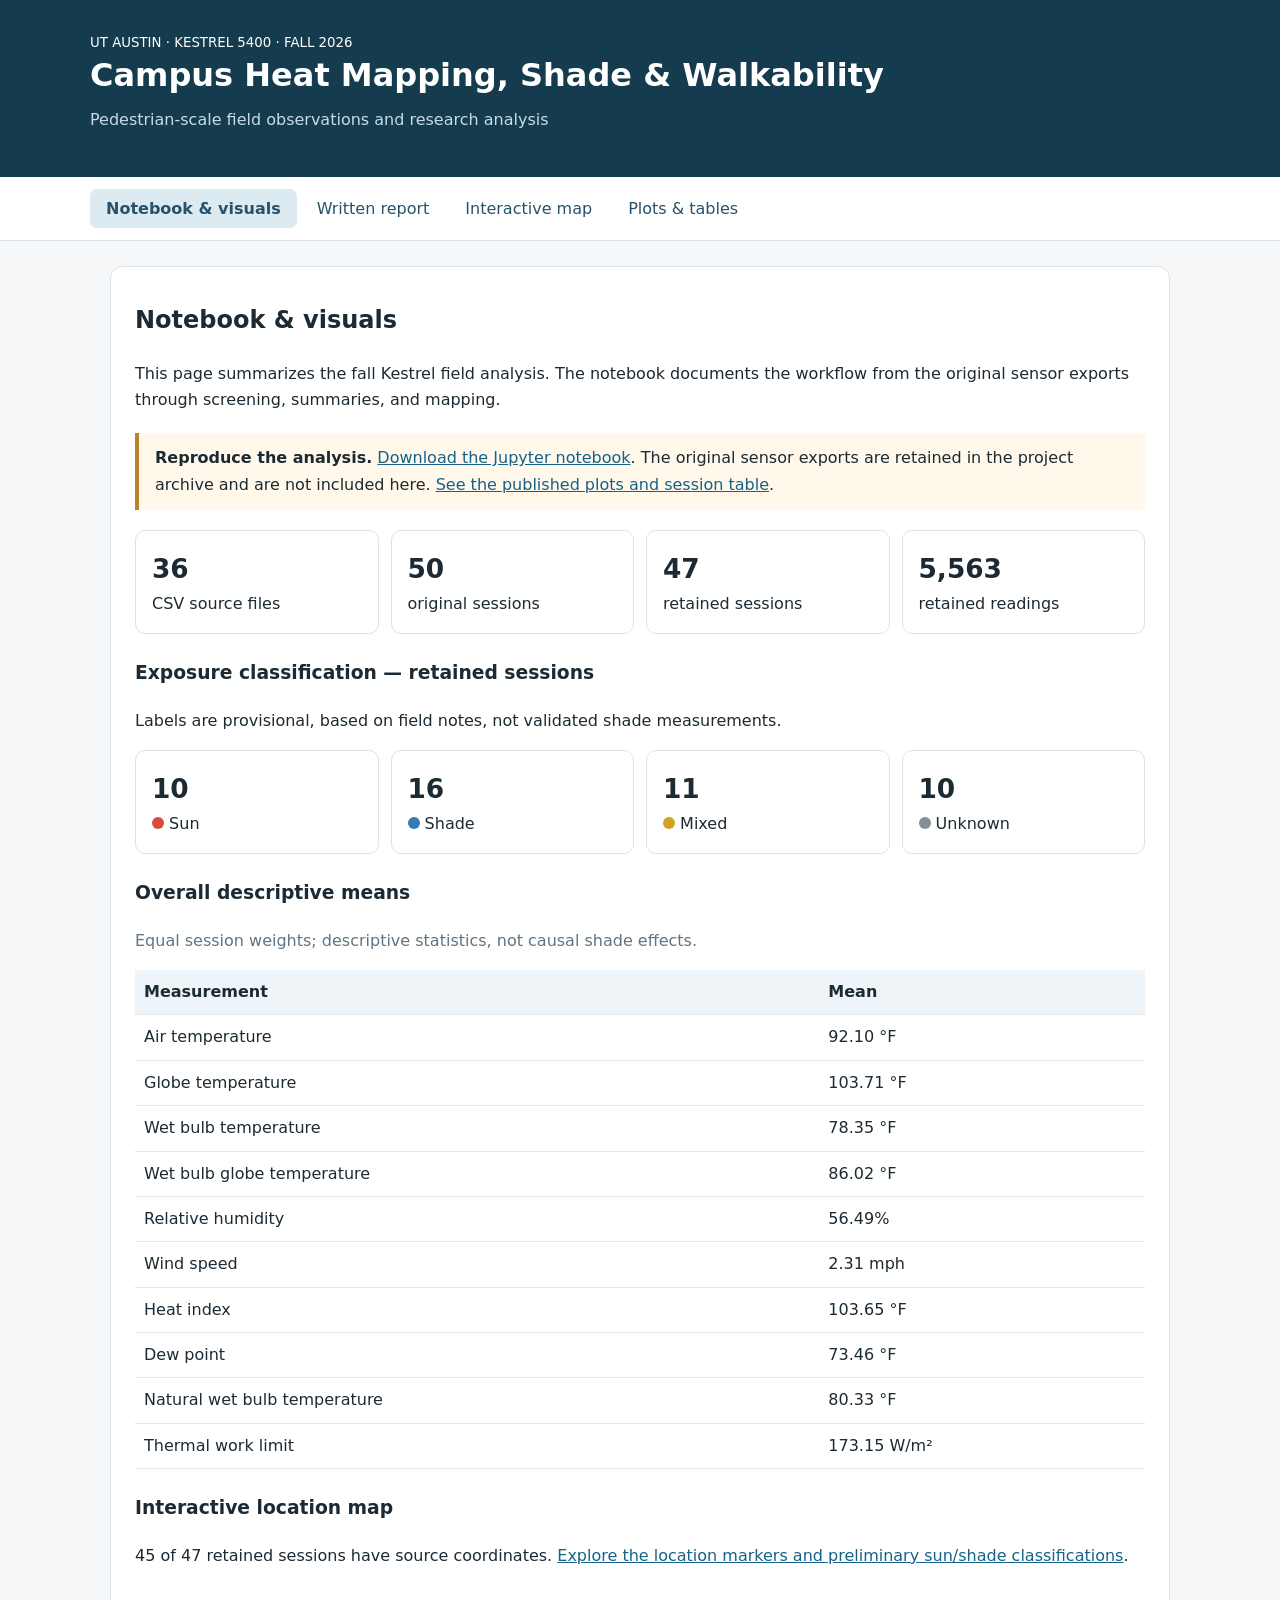
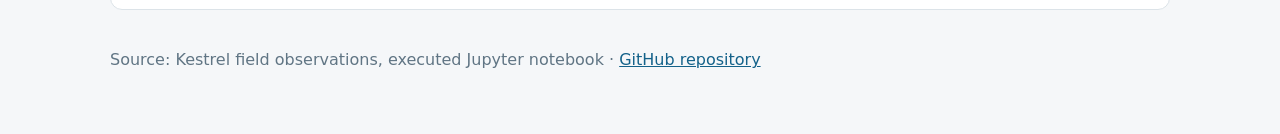
<file: index.html>
<!doctype html><html lang="en"><head><meta charset="utf-8"><meta name="viewport" content="width=device-width, initial-scale=1"><title>Notebook & visuals | UT Austin Campus Heat Mapping</title><link rel="stylesheet" href="style.css"></head><body><header><small>UT AUSTIN · KESTREL 5400 · FALL 2026</small><h1>Campus Heat Mapping, Shade &amp; Walkability</h1><p>Pedestrian-scale field observations and research analysis</p></header><nav aria-label="Site navigation"><a href="index.html" aria-current="page">Notebook & visuals</a><a href="report.html" >Written report</a><a href="map.html" >Interactive map</a><a href="visuals.html">Plots &amp; tables</a></nav><main><article><h2>Notebook &amp; visuals</h2><p>This page summarizes the fall Kestrel field analysis. The notebook documents the workflow from the original sensor exports through screening, summaries, and mapping.</p><div class="warn"><strong>Reproduce the analysis.</strong> <a href="fall-2026-kestrel-analysis.ipynb" download>Download the Jupyter notebook</a>. The original sensor exports are retained in the project archive and are not included here. <a href="visuals.html">See the published plots and session table</a>.</div><div class="grid"><div class="tile"><strong>36</strong>CSV source files</div><div class="tile"><strong>50</strong>original sessions</div><div class="tile"><strong>47</strong>retained sessions</div><div class="tile"><strong>5,563</strong>retained readings</div></div><h3>Exposure classification — retained sessions</h3><p>Labels are provisional, based on field notes, not validated shade measurements.</p><div class="grid"><div class="tile"><strong>10</strong><span class="dot" style="background:#dc4b35"></span> Sun</div><div class="tile"><strong>16</strong><span class="dot" style="background:#337ab7"></span> Shade</div><div class="tile"><strong>11</strong><span class="dot" style="background:#d2a323"></span> Mixed</div><div class="tile"><strong>10</strong><span class="dot" style="background:#858f96"></span> Unknown</div></div><h3>Overall descriptive means</h3><p class="muted">Equal session weights; descriptive statistics, not causal shade effects.</p><table><thead><tr><th>Measurement</th><th>Mean</th></tr></thead><tbody><tr><td>Air temperature</td><td>92.10 °F</td></tr><tr><td>Globe temperature</td><td>103.71 °F</td></tr><tr><td>Wet bulb temperature</td><td>78.35 °F</td></tr><tr><td>Wet bulb globe temperature</td><td>86.02 °F</td></tr><tr><td>Relative humidity</td><td>56.49%</td></tr><tr><td>Wind speed</td><td>2.31 mph</td></tr><tr><td>Heat index</td><td>103.65 °F</td></tr><tr><td>Dew point</td><td>73.46 °F</td></tr><tr><td>Natural wet bulb temperature</td><td>80.33 °F</td></tr><tr><td>Thermal work limit</td><td>173.15 W/m²</td></tr></tbody></table><h3>Interactive location map</h3><p>45 of 47 retained sessions have source coordinates. <a href="map.html">Explore the location markers and preliminary sun/shade classifications</a>.</p></article></main><footer>Source: Kestrel field observations, executed Jupyter notebook · <a href="https://github.com/robert-z-lehr/UT-Campus-Heat-Mapping-Shade-and-Walkability---Notebook-Analyses">GitHub repository</a></footer></body></html>
</file>
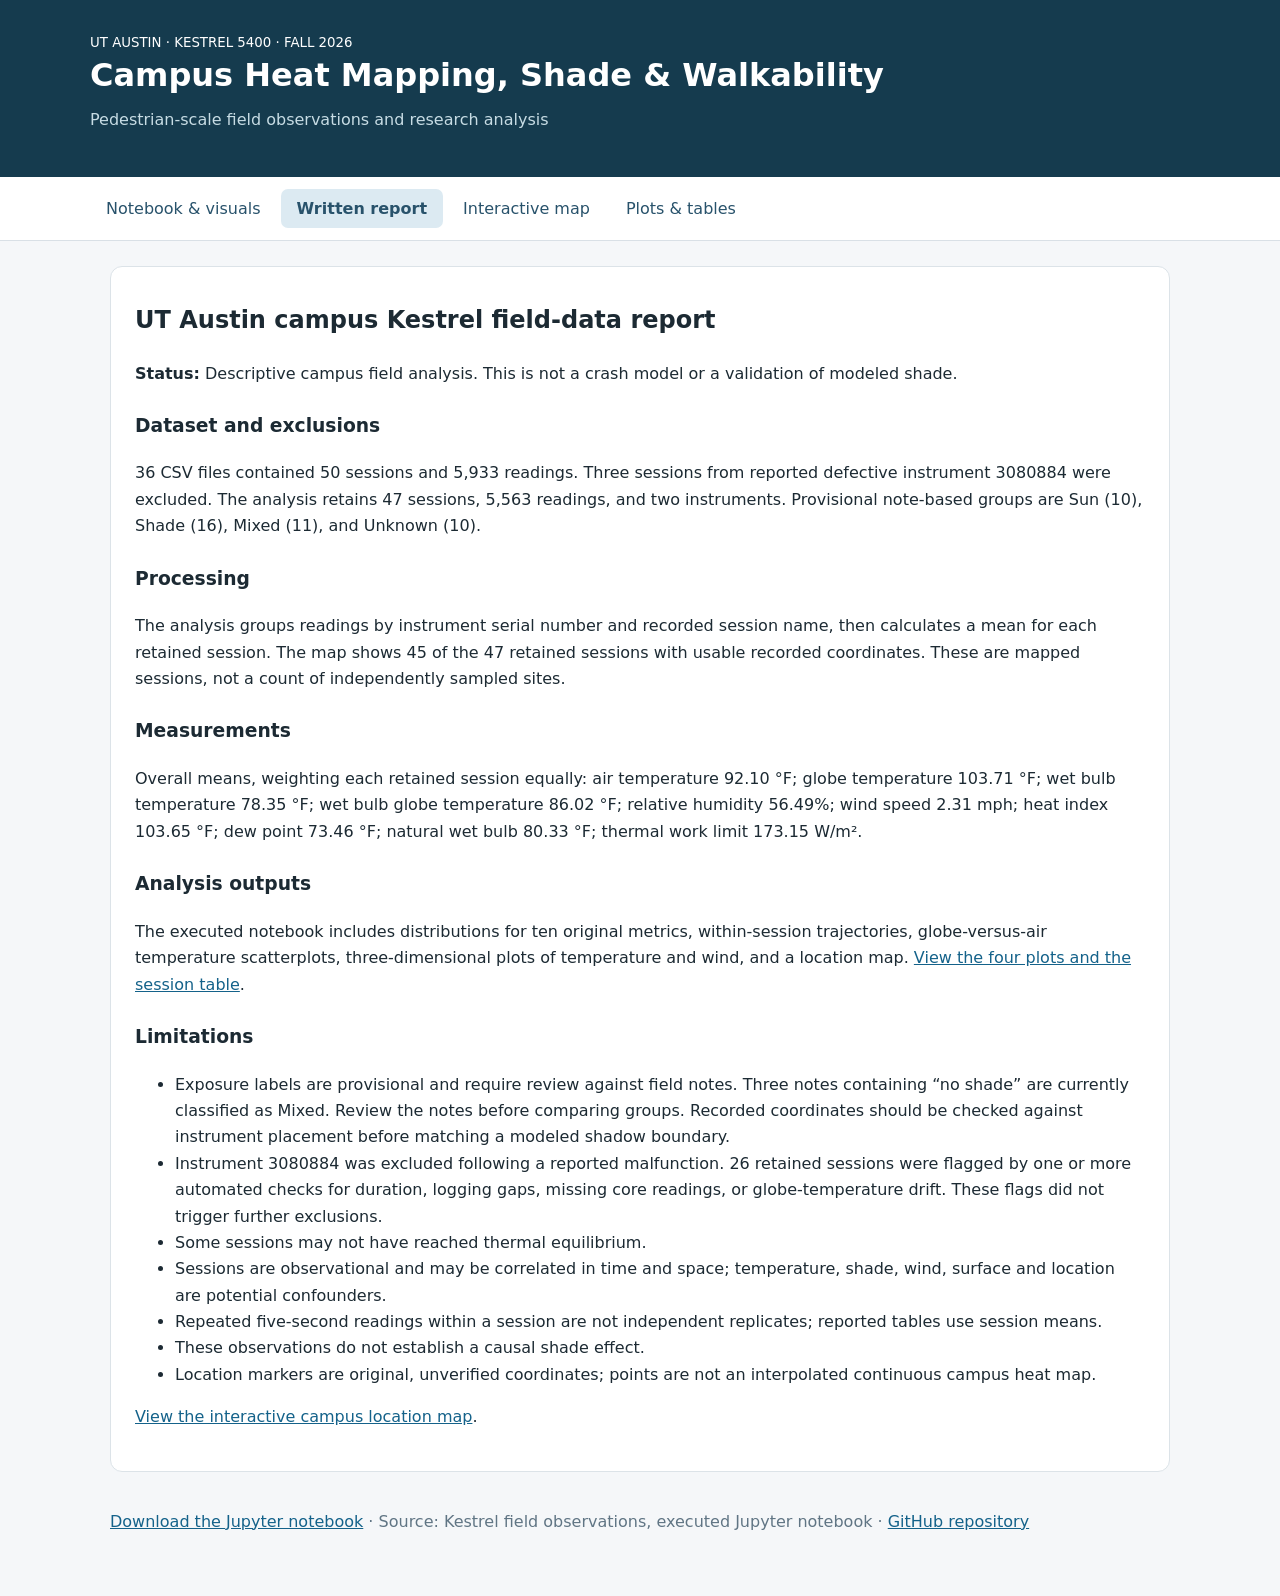
<file: report.html>
<!doctype html><html lang="en"><head><meta charset="utf-8"><meta name="viewport" content="width=device-width, initial-scale=1"><title>Written report | UT Austin Campus Heat Mapping</title><link rel="stylesheet" href="style.css"></head><body><header><small>UT AUSTIN · KESTREL 5400 · FALL 2026</small><h1>Campus Heat Mapping, Shade &amp; Walkability</h1><p>Pedestrian-scale field observations and research analysis</p></header><nav aria-label="Site navigation"><a href="index.html" >Notebook & visuals</a><a href="report.html" aria-current="page">Written report</a><a href="map.html" >Interactive map</a><a href="visuals.html">Plots &amp; tables</a></nav><main><article><h2>UT Austin campus Kestrel field-data report</h2><p><strong>Status:</strong> Descriptive campus field analysis. This is not a crash model or a validation of modeled shade.</p><h3>Dataset and exclusions</h3><p>36 CSV files contained 50 sessions and 5,933 readings. Three sessions from reported defective instrument 3080884 were excluded. The analysis retains 47 sessions, 5,563 readings, and two instruments. Provisional note-based groups are Sun (10), Shade (16), Mixed (11), and Unknown (10).</p><h3>Processing</h3><p>The analysis groups readings by instrument serial number and recorded session name, then calculates a mean for each retained session. The map shows 45 of the 47 retained sessions with usable recorded coordinates. These are mapped sessions, not a count of independently sampled sites.</p><h3>Measurements</h3><p>Overall means, weighting each retained session equally: air temperature 92.10 °F; globe temperature 103.71 °F; wet bulb temperature 78.35 °F; wet bulb globe temperature 86.02 °F; relative humidity 56.49%; wind speed 2.31 mph; heat index 103.65 °F; dew point 73.46 °F; natural wet bulb 80.33 °F; thermal work limit 173.15 W/m².</p><h3>Analysis outputs</h3><p>The executed notebook includes distributions for ten original metrics, within-session trajectories, globe-versus-air temperature scatterplots, three-dimensional plots of temperature and wind, and a location map. <a href="visuals.html">View the four plots and the session table</a>.</p><h3>Limitations</h3><ul><li>Exposure labels are provisional and require review against field notes. Three notes containing “no shade” are currently classified as Mixed. Review the notes before comparing groups. Recorded coordinates should be checked against instrument placement before matching a modeled shadow boundary.</li><li>Instrument 3080884 was excluded following a reported malfunction. 26 retained sessions were flagged by one or more automated checks for duration, logging gaps, missing core readings, or globe-temperature drift. These flags did not trigger further exclusions.</li><li>Some sessions may not have reached thermal equilibrium.</li><li>Sessions are observational and may be correlated in time and space; temperature, shade, wind, surface and location are potential confounders.</li><li>Repeated five-second readings within a session are not independent replicates; reported tables use session means.</li><li>These observations do not establish a causal shade effect.</li><li>Location markers are original, unverified coordinates; points are not an interpolated continuous campus heat map.</li></ul><p><a href="map.html">View the interactive campus location map</a>.</p></article></main><footer><a href="fall-2026-kestrel-analysis.ipynb" download>Download the Jupyter notebook</a> · Source: Kestrel field observations, executed Jupyter notebook · <a href="https://github.com/robert-z-lehr/UT-Campus-Heat-Mapping-Shade-and-Walkability---Notebook-Analyses">GitHub repository</a></footer></body></html>
</file>
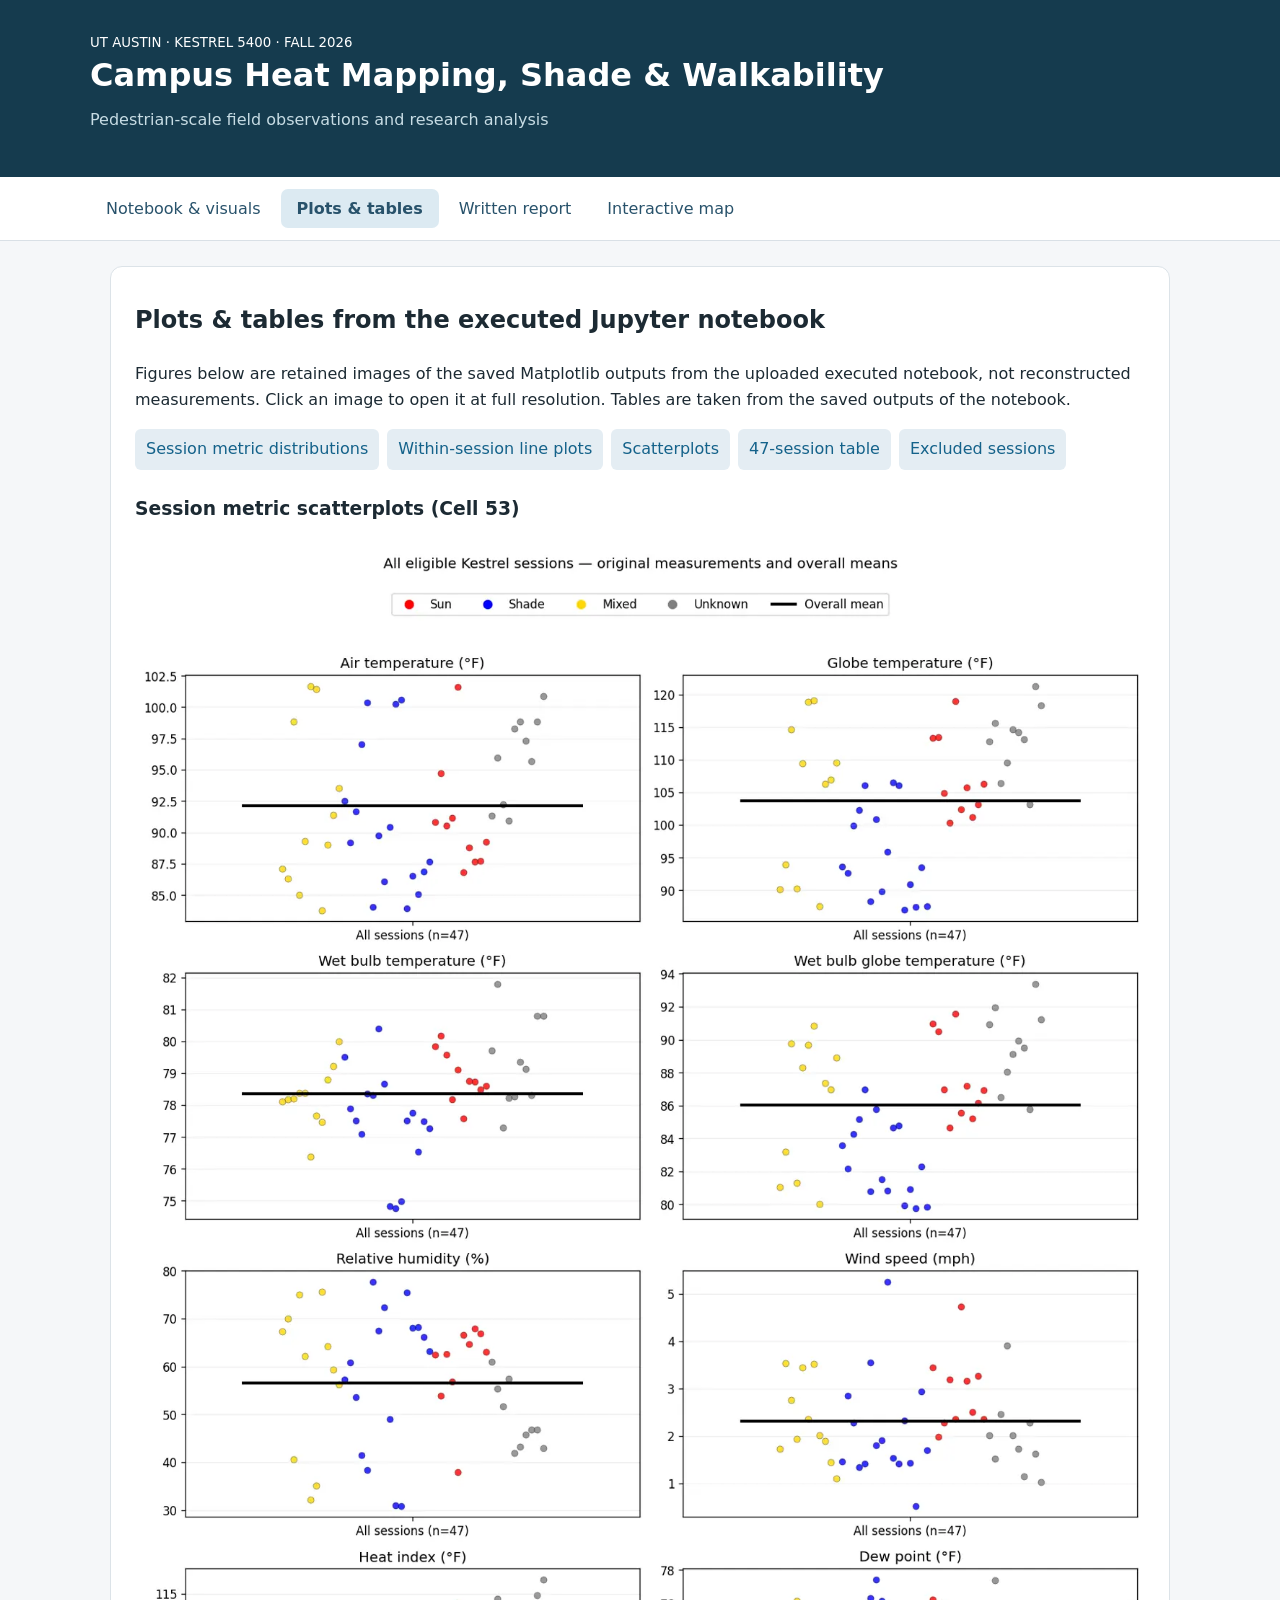
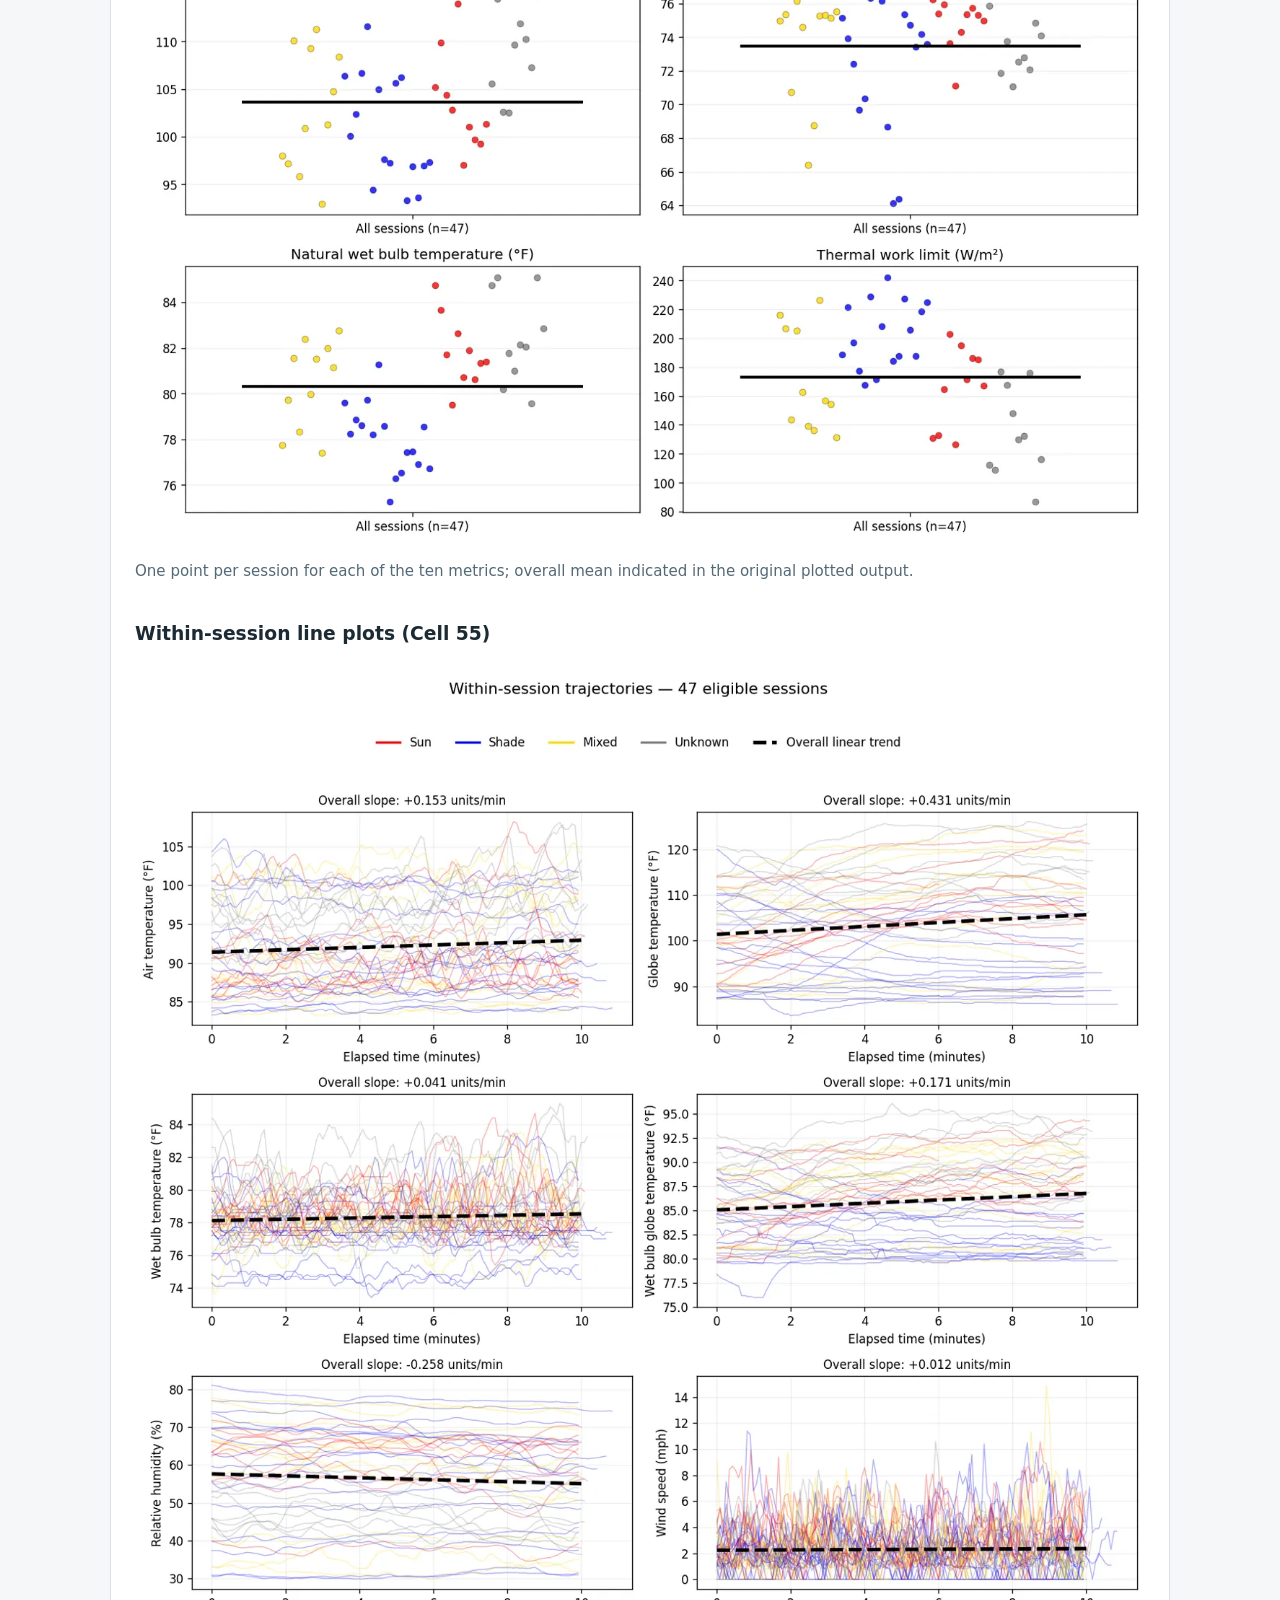
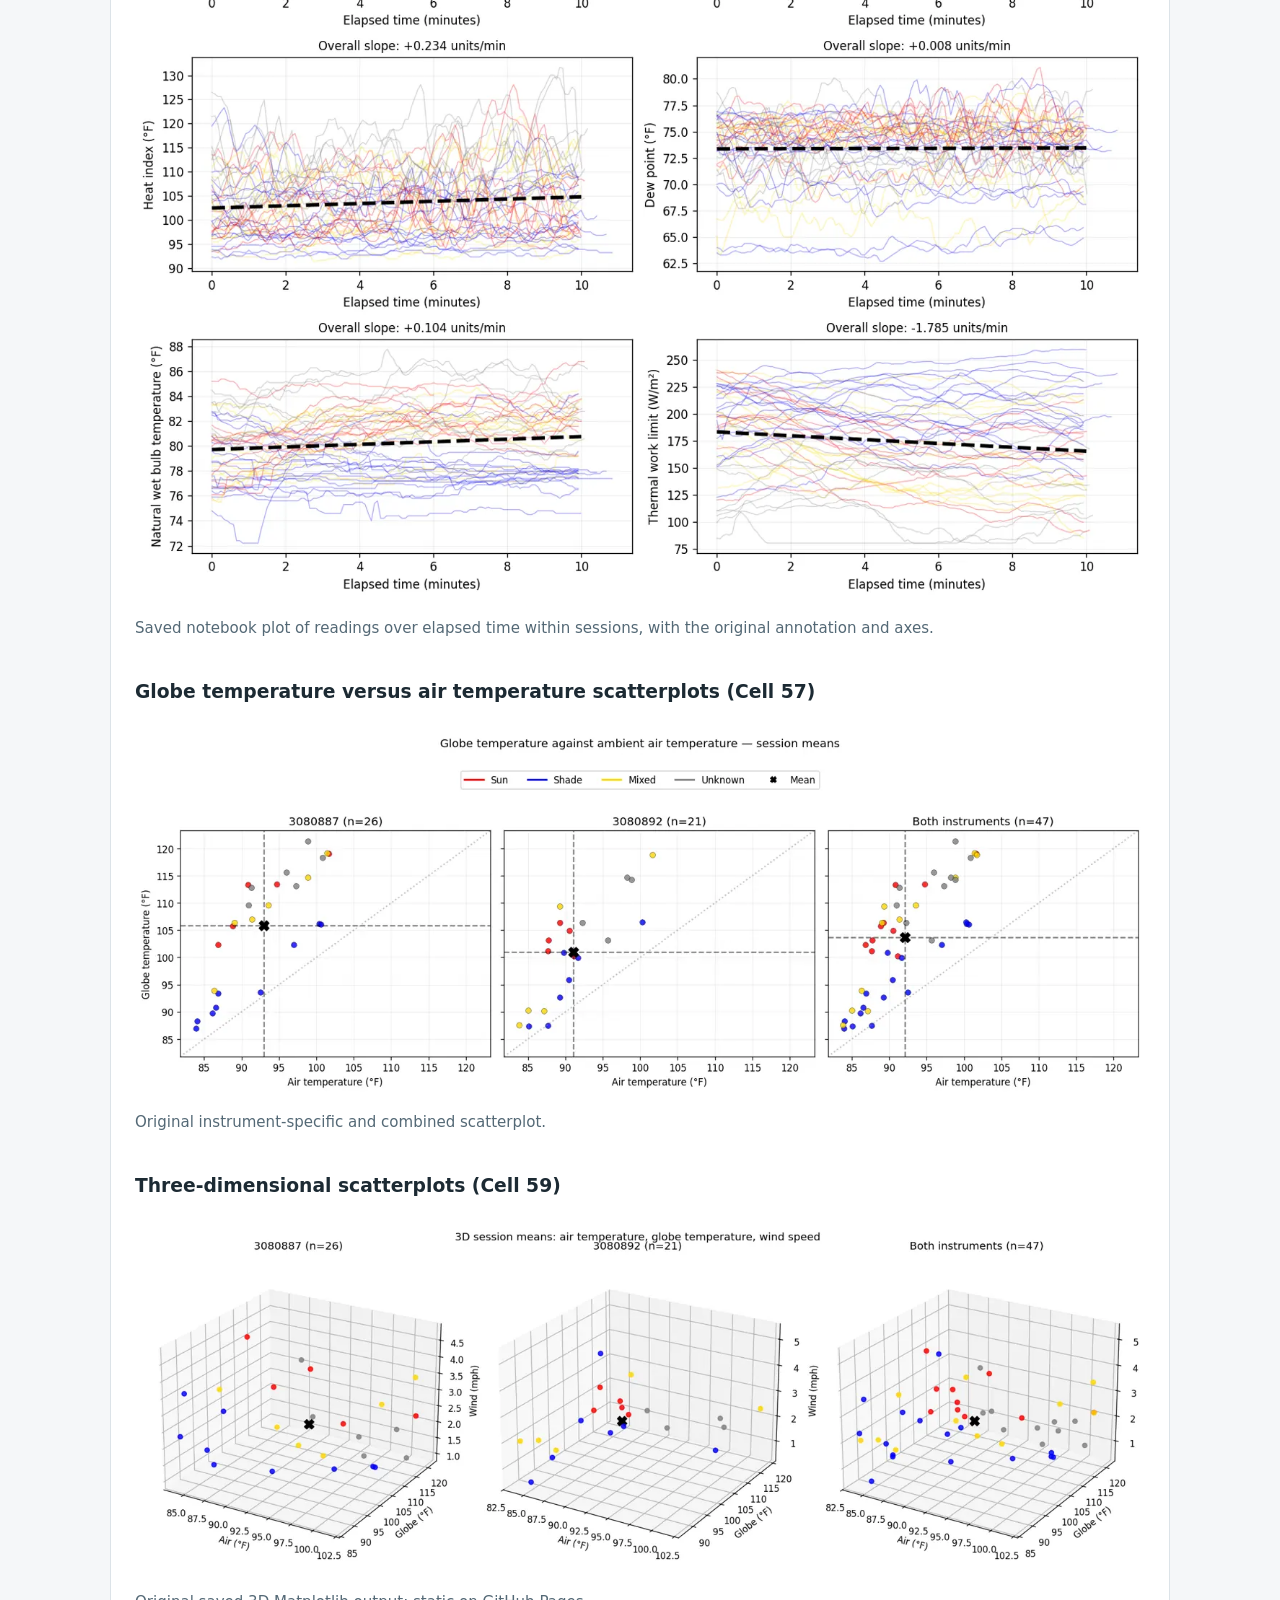
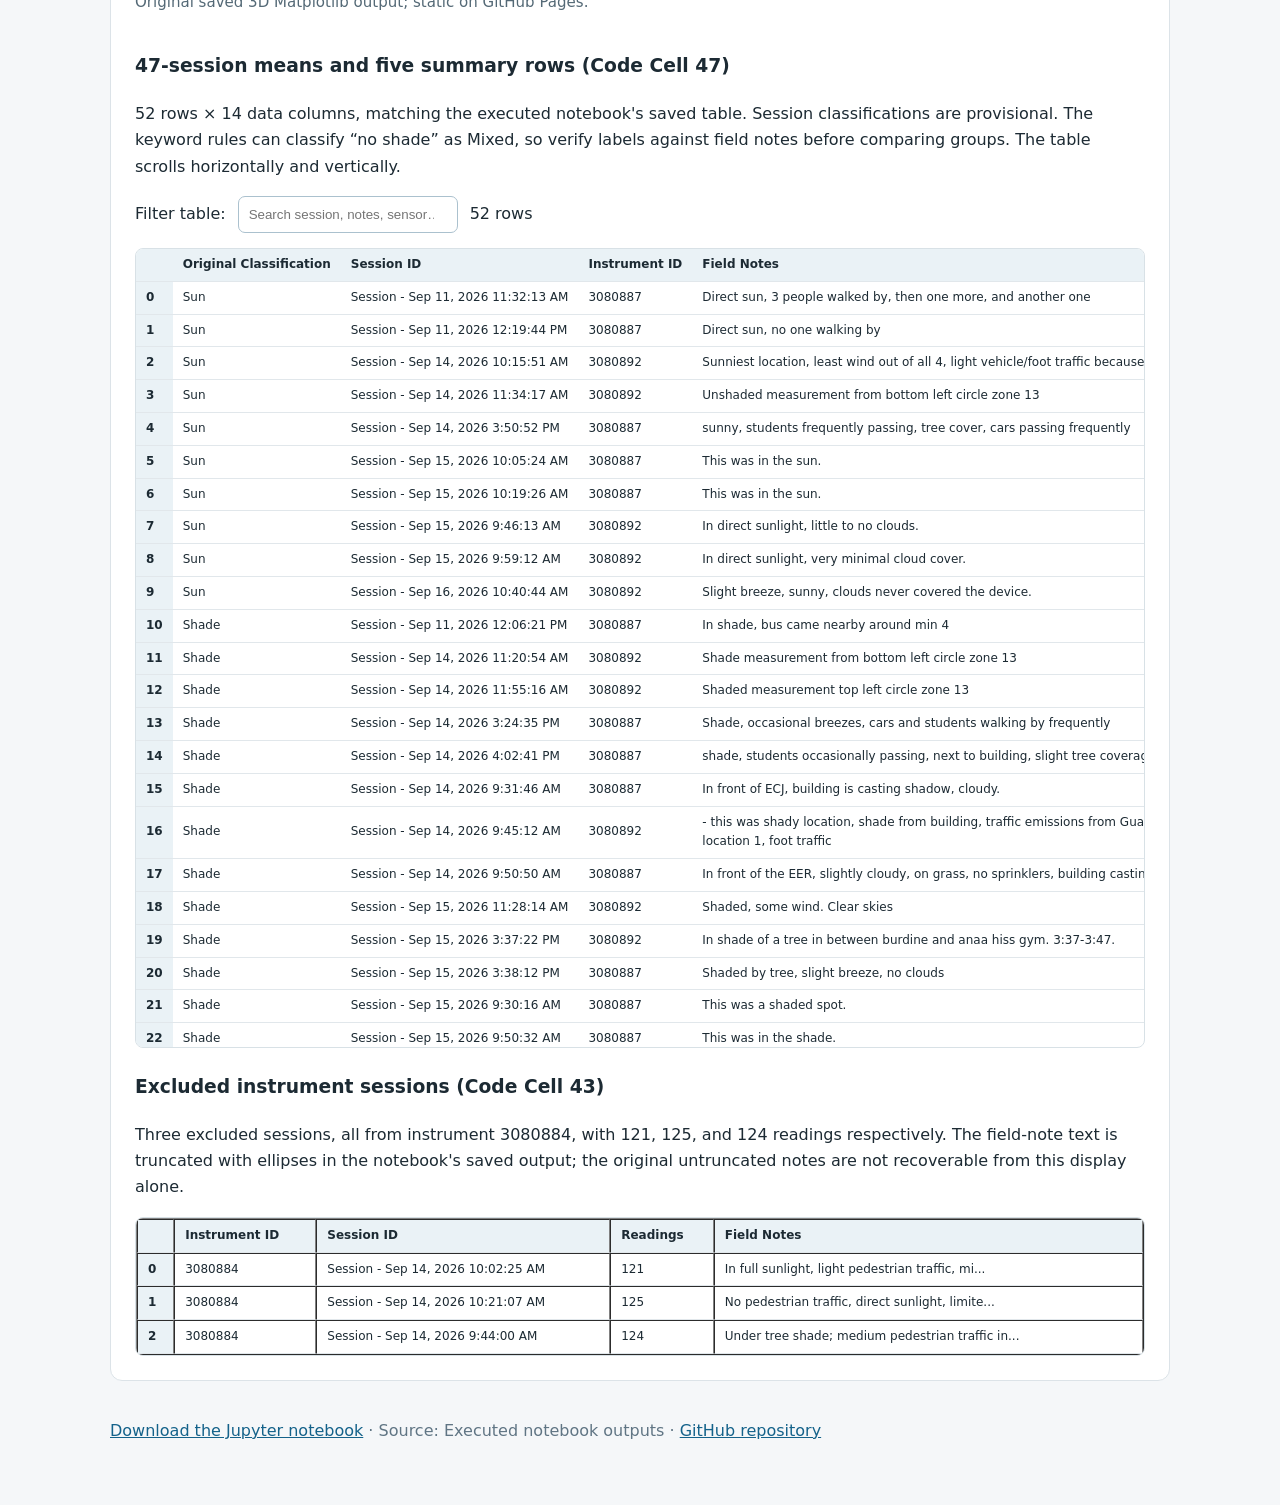
<file: visuals.html>
<!doctype html><html lang="en"><head><meta charset="utf-8"><meta name="viewport" content="width=device-width, initial-scale=1"><title>Notebook Visualizations | UT Austin Campus Heat Mapping</title><link rel="stylesheet" href="style.css"><style>figure{margin:24px 0 36px}figure img{width:100%;height:auto;object-fit:contain;background:white;cursor:zoom-in}figcaption{color:#546976;font-size:.94rem;margin-top:8px}.table-scroll{max-height:800px;max-width:100%;overflow:auto;border:1px solid #d8e1e6;border-radius:8px}.table-scroll table{font-size:12px;width:max-content;min-width:100%;border-collapse:separate;border-spacing:0}.table-scroll th,.table-scroll td{white-space:nowrap;border-bottom:1px solid #e1e7eb;padding:6px 10px}.table-scroll td:nth-child(5){white-space:pre-wrap;min-width:350px;max-width:600px}.table-scroll thead th{position:sticky;top:0;z-index:2;background:#eaf2f6}.table-scroll td:first-child{position:sticky;left:0;background:white}.table-scroll th:first-child{position:sticky;left:0;background:#eaf2f6}.table-scroll tbody tr:nth-child(n+48){font-weight:700;background:#eff6fa}.tools{display:flex;gap:12px;align-items:center;flex-wrap:wrap;margin:15px 0}.tools input{padding:10px;min-width:220px;border:1px solid #abc1ce;border-radius:7px}.jump{display:flex;gap:8px;flex-wrap:wrap;margin-bottom:20px}.jump a{background:#e4edf3;padding:7px 11px;border-radius:6px;text-decoration:none}figure img:hover{outline:2px solid #43758d}</style></head><body><header><small>UT AUSTIN · KESTREL 5400 · FALL 2026</small><h1>Campus Heat Mapping, Shade &amp; Walkability</h1><p>Pedestrian-scale field observations and research analysis</p></header><nav aria-label="Site navigation"><a href="index.html">Notebook &amp; visuals</a><a href="visuals.html" aria-current="page">Plots &amp; tables</a><a href="report.html">Written report</a><a href="map.html">Interactive map</a></nav><main><article><h2>Plots &amp; tables from the executed Jupyter notebook</h2><p>Figures below are retained images of the saved Matplotlib outputs from the uploaded executed notebook, not reconstructed measurements. Click an image to open it at full resolution. Tables are taken from the saved outputs of the notebook.</p><div class="jump"><a href="#session-dots">Session metric distributions</a><a href="#within-session">Within-session line plots</a><a href="#scatterplots">Scatterplots</a><a href="#session-table">47-session table</a><a href="#excluded">Excluded sessions</a></div>
<section id="session-dots"><h3>Session metric scatterplots (Cell 53)</h3><figure><a href="session-metric-scatter.webp" target="_blank" rel="noopener"><img src="session-metric-scatter.webp" alt="Scatter plots showing measurements for each session across ten environmental metrics" loading="lazy"></a><figcaption>One point per session for each of the ten metrics; overall mean indicated in the original plotted output.</figcaption></figure></section>
<section id="within-session"><h3>Within-session line plots (Cell 55)</h3><figure><a href="within-session-lineplots.webp" target="_blank" rel="noopener"><img src="within-session-lineplots.webp" alt="Within-session trajectories of Kestrel environmental measurements over elapsed time" loading="lazy"></a><figcaption>Saved notebook plot of readings over elapsed time within sessions, with the original annotation and axes.</figcaption></figure></section>
<section id="scatterplots"><h3>Globe temperature versus air temperature scatterplots (Cell 57)</h3><figure><a href="globe-vs-air-scatter.webp" target="_blank" rel="noopener"><img src="globe-vs-air-scatter.webp" alt="Globe versus air temperature scatterplots by sensor and combined" loading="lazy"></a><figcaption>Original instrument-specific and combined scatterplot.</figcaption></figure><h3>Three-dimensional scatterplots (Cell 59)</h3><figure><a href="three-dimensional-scatter.webp" target="_blank" rel="noopener"><img src="three-dimensional-scatter.webp" alt="Three-dimensional air temperature, globe temperature and wind speed scatterplots" loading="lazy"></a><figcaption>Original saved 3D Matplotlib output; static on GitHub Pages.</figcaption></figure></section>
<section id="session-table"><h3>47-session means and five summary rows (Code Cell 47)</h3><p>52 rows × 14 data columns, matching the executed notebook's saved table. Session classifications are provisional. The keyword rules can classify “no shade” as Mixed, so verify labels against field notes before comparing groups. The table scrolls horizontally and vertically.</p><div class="tools"><label for="searchTable">Filter table:</label><input id="searchTable" type="search" placeholder="Search session, notes, sensor…"><span id="rowCount" aria-live="polite">52 rows</span></div><div class="table-scroll" id="sessionTable"><table id="T_166c5">
<thead>
<tr>
<th class="blank level0"> </th>
<th class="col_heading level0 col0" id="T_166c5_level0_col0">Original Classification</th>
<th class="col_heading level0 col1" id="T_166c5_level0_col1">Session ID</th>
<th class="col_heading level0 col2" id="T_166c5_level0_col2">Instrument ID</th>
<th class="col_heading level0 col3" id="T_166c5_level0_col3">Field Notes</th>
<th class="col_heading level0 col4" id="T_166c5_level0_col4">Air temperature (°F)</th>
<th class="col_heading level0 col5" id="T_166c5_level0_col5">Globe temperature (°F)</th>
<th class="col_heading level0 col6" id="T_166c5_level0_col6">Wet bulb temperature (°F)</th>
<th class="col_heading level0 col7" id="T_166c5_level0_col7">Wet bulb globe temperature (°F)</th>
<th class="col_heading level0 col8" id="T_166c5_level0_col8">Relative humidity (%)</th>
<th class="col_heading level0 col9" id="T_166c5_level0_col9">Wind speed (mph)</th>
<th class="col_heading level0 col10" id="T_166c5_level0_col10">Heat index (°F)</th>
<th class="col_heading level0 col11" id="T_166c5_level0_col11">Dew point (°F)</th>
<th class="col_heading level0 col12" id="T_166c5_level0_col12">Natural wet bulb temperature (°F)</th>
<th class="col_heading level0 col13" id="T_166c5_level0_col13">Thermal work limit (W/m²)</th>
</tr>
</thead>
<tbody>
<tr>
<th class="row_heading level0 row0" id="T_166c5_level0_row0">0</th>
<td class="data row0 col0" id="T_166c5_row0_col0">Sun</td>
<td class="data row0 col1" id="T_166c5_row0_col1">Session - Sep 11, 2026 11:32:13 AM</td>
<td class="data row0 col2" id="T_166c5_row0_col2">3080887</td>
<td class="data row0 col3" id="T_166c5_row0_col3">Direct sun, 3 people walked by, then one more, and another one</td>
<td class="data row0 col4" id="T_166c5_row0_col4">90.85</td>
<td class="data row0 col5" id="T_166c5_row0_col5">113.35</td>
<td class="data row0 col6" id="T_166c5_row0_col6">79.84</td>
<td class="data row0 col7" id="T_166c5_row0_col7">90.96</td>
<td class="data row0 col8" id="T_166c5_row0_col8">62.47</td>
<td class="data row0 col9" id="T_166c5_row0_col9">3.45</td>
<td class="data row0 col10" id="T_166c5_row0_col10">105.20</td>
<td class="data row0 col11" id="T_166c5_row0_col11">76.23</td>
<td class="data row0 col12" id="T_166c5_row0_col12">84.75</td>
<td class="data row0 col13" id="T_166c5_row0_col13">130.93</td>
</tr>
<tr>
<th class="row_heading level0 row1" id="T_166c5_level0_row1">1</th>
<td class="data row1 col0" id="T_166c5_row1_col0">Sun</td>
<td class="data row1 col1" id="T_166c5_row1_col1">Session - Sep 11, 2026 12:19:44 PM</td>
<td class="data row1 col2" id="T_166c5_row1_col2">3080887</td>
<td class="data row1 col3" id="T_166c5_row1_col3">Direct sun, no one walking by</td>
<td class="data row1 col4" id="T_166c5_row1_col4">94.74</td>
<td class="data row1 col5" id="T_166c5_row1_col5">113.46</td>
<td class="data row1 col6" id="T_166c5_row1_col6">80.17</td>
<td class="data row1 col7" id="T_166c5_row1_col7">90.49</td>
<td class="data row1 col8" id="T_166c5_row1_col8">53.91</td>
<td class="data row1 col9" id="T_166c5_row1_col9">1.98</td>
<td class="data row1 col10" id="T_166c5_row1_col10">109.90</td>
<td class="data row1 col11" id="T_166c5_row1_col11">75.39</td>
<td class="data row1 col12" id="T_166c5_row1_col12">83.66</td>
<td class="data row1 col13" id="T_166c5_row1_col13">133.06</td>
</tr>
<tr>
<th class="row_heading level0 row2" id="T_166c5_level0_row2">2</th>
<td class="data row2 col0" id="T_166c5_row2_col0">Sun</td>
<td class="data row2 col1" id="T_166c5_row2_col1">Session - Sep 14, 2026 10:15:51 AM</td>
<td class="data row2 col2" id="T_166c5_row2_col2">3080892</td>
<td class="data row2 col3" id="T_166c5_row2_col3">Sunniest location, least wind out of all 4, light vehicle/foot traffic because of Dean Keaton</td>
<td class="data row2 col4" id="T_166c5_row2_col4">90.54</td>
<td class="data row2 col5" id="T_166c5_row2_col5">104.89</td>
<td class="data row2 col6" id="T_166c5_row2_col6">79.57</td>
<td class="data row2 col7" id="T_166c5_row2_col7">86.97</td>
<td class="data row2 col8" id="T_166c5_row2_col8">62.58</td>
<td class="data row2 col9" id="T_166c5_row2_col9">2.28</td>
<td class="data row2 col10" id="T_166c5_row2_col10">104.35</td>
<td class="data row2 col11" id="T_166c5_row2_col11">75.95</td>
<td class="data row2 col12" id="T_166c5_row2_col12">81.70</td>
<td class="data row2 col13" id="T_166c5_row2_col13">164.67</td>
</tr>
<tr>
<th class="row_heading level0 row3" id="T_166c5_level0_row3">3</th>
<td class="data row3 col0" id="T_166c5_row3_col0">Sun</td>
<td class="data row3 col1" id="T_166c5_row3_col1">Session - Sep 14, 2026 11:34:17 AM</td>
<td class="data row3 col2" id="T_166c5_row3_col2">3080892</td>
<td class="data row3 col3" id="T_166c5_row3_col3">Unshaded measurement from bottom left circle zone 13</td>
<td class="data row3 col4" id="T_166c5_row3_col4">91.14</td>
<td class="data row3 col5" id="T_166c5_row3_col5">100.29</td>
<td class="data row3 col6" id="T_166c5_row3_col6">78.18</td>
<td class="data row3 col7" id="T_166c5_row3_col7">84.66</td>
<td class="data row3 col8" id="T_166c5_row3_col8">56.79</td>
<td class="data row3 col9" id="T_166c5_row3_col9">3.19</td>
<td class="data row3 col10" id="T_166c5_row3_col10">102.81</td>
<td class="data row3 col11" id="T_166c5_row3_col11">73.65</td>
<td class="data row3 col12" id="T_166c5_row3_col12">79.50</td>
<td class="data row3 col13" id="T_166c5_row3_col13">203.13</td>
</tr>
<tr>
<th class="row_heading level0 row4" id="T_166c5_level0_row4">4</th>
<td class="data row4 col0" id="T_166c5_row4_col0">Sun</td>
<td class="data row4 col1" id="T_166c5_row4_col1">Session - Sep 14, 2026 3:50:52 PM</td>
<td class="data row4 col2" id="T_166c5_row4_col2">3080887</td>
<td class="data row4 col3" id="T_166c5_row4_col3">sunny, students frequently passing, tree cover, cars passing frequently </td>
<td class="data row4 col4" id="T_166c5_row4_col4">101.62</td>
<td class="data row4 col5" id="T_166c5_row4_col5">119.02</td>
<td class="data row4 col6" id="T_166c5_row4_col6">79.10</td>
<td class="data row4 col7" id="T_166c5_row4_col7">91.58</td>
<td class="data row4 col8" id="T_166c5_row4_col8">37.85</td>
<td class="data row4 col9" id="T_166c5_row4_col9">2.35</td>
<td class="data row4 col10" id="T_166c5_row4_col10">113.98</td>
<td class="data row4 col11" id="T_166c5_row4_col11">71.11</td>
<td class="data row4 col12" id="T_166c5_row4_col12">82.63</td>
<td class="data row4 col13" id="T_166c5_row4_col13">126.27</td>
</tr>
<tr>
<th class="row_heading level0 row5" id="T_166c5_level0_row5">5</th>
<td class="data row5 col0" id="T_166c5_row5_col0">Sun</td>
<td class="data row5 col1" id="T_166c5_row5_col1">Session - Sep 15, 2026 10:05:24 AM</td>
<td class="data row5 col2" id="T_166c5_row5_col2">3080887</td>
<td class="data row5 col3" id="T_166c5_row5_col3">This was in the sun. </td>
<td class="data row5 col4" id="T_166c5_row5_col4">86.83</td>
<td class="data row5 col5" id="T_166c5_row5_col5">102.35</td>
<td class="data row5 col6" id="T_166c5_row5_col6">77.58</td>
<td class="data row5 col7" id="T_166c5_row5_col7">85.55</td>
<td class="data row5 col8" id="T_166c5_row5_col8">66.57</td>
<td class="data row5 col9" id="T_166c5_row5_col9">4.72</td>
<td class="data row5 col10" id="T_166c5_row5_col10">97.03</td>
<td class="data row5 col11" id="T_166c5_row5_col11">74.33</td>
<td class="data row5 col12" id="T_166c5_row5_col12">80.73</td>
<td class="data row5 col13" id="T_166c5_row5_col13">195.32</td>
</tr>
<tr>
<th class="row_heading level0 row6" id="T_166c5_level0_row6">6</th>
<td class="data row6 col0" id="T_166c5_row6_col0">Sun</td>
<td class="data row6 col1" id="T_166c5_row6_col1">Session - Sep 15, 2026 10:19:26 AM</td>
<td class="data row6 col2" id="T_166c5_row6_col2">3080887</td>
<td class="data row6 col3" id="T_166c5_row6_col3">This was in the sun.</td>
<td class="data row6 col4" id="T_166c5_row6_col4">88.82</td>
<td class="data row6 col5" id="T_166c5_row6_col5">105.79</td>
<td class="data row6 col6" id="T_166c5_row6_col6">78.76</td>
<td class="data row6 col7" id="T_166c5_row6_col7">87.19</td>
<td class="data row6 col8" id="T_166c5_row6_col8">64.67</td>
<td class="data row6 col9" id="T_166c5_row6_col9">3.16</td>
<td class="data row6 col10" id="T_166c5_row6_col10">101.05</td>
<td class="data row6 col11" id="T_166c5_row6_col11">75.35</td>
<td class="data row6 col12" id="T_166c5_row6_col12">81.91</td>
<td class="data row6 col13" id="T_166c5_row6_col13">171.64</td>
</tr>
<tr>
<th class="row_heading level0 row7" id="T_166c5_level0_row7">7</th>
<td class="data row7 col0" id="T_166c5_row7_col0">Sun</td>
<td class="data row7 col1" id="T_166c5_row7_col1">Session - Sep 15, 2026 9:46:13 AM</td>
<td class="data row7 col2" id="T_166c5_row7_col2">3080892</td>
<td class="data row7 col3" id="T_166c5_row7_col3">In direct sunlight, little to no clouds.</td>
<td class="data row7 col4" id="T_166c5_row7_col4">87.66</td>
<td class="data row7 col5" id="T_166c5_row7_col5">101.16</td>
<td class="data row7 col6" id="T_166c5_row7_col6">78.74</td>
<td class="data row7 col7" id="T_166c5_row7_col7">85.23</td>
<td class="data row7 col8" id="T_166c5_row7_col8">67.96</td>
<td class="data row7 col9" id="T_166c5_row7_col9">2.50</td>
<td class="data row7 col10" id="T_166c5_row7_col10">99.69</td>
<td class="data row7 col11" id="T_166c5_row7_col11">75.73</td>
<td class="data row7 col12" id="T_166c5_row7_col12">80.63</td>
<td class="data row7 col13" id="T_166c5_row7_col13">186.36</td>
</tr>
<tr>
<th class="row_heading level0 row8" id="T_166c5_level0_row8">8</th>
<td class="data row8 col0" id="T_166c5_row8_col0">Sun</td>
<td class="data row8 col1" id="T_166c5_row8_col1">Session - Sep 15, 2026 9:59:12 AM</td>
<td class="data row8 col2" id="T_166c5_row8_col2">3080892</td>
<td class="data row8 col3" id="T_166c5_row8_col3">In direct sunlight, very minimal cloud cover.</td>
<td class="data row8 col4" id="T_166c5_row8_col4">87.72</td>
<td class="data row8 col5" id="T_166c5_row8_col5">103.15</td>
<td class="data row8 col6" id="T_166c5_row8_col6">78.48</td>
<td class="data row8 col7" id="T_166c5_row8_col7">86.17</td>
<td class="data row8 col8" id="T_166c5_row8_col8">66.89</td>
<td class="data row8 col9" id="T_166c5_row8_col9">3.27</td>
<td class="data row8 col10" id="T_166c5_row8_col10">99.29</td>
<td class="data row8 col11" id="T_166c5_row8_col11">75.33</td>
<td class="data row8 col12" id="T_166c5_row8_col12">81.33</td>
<td class="data row8 col13" id="T_166c5_row8_col13">185.12</td>
</tr>
<tr>
<th class="row_heading level0 row9" id="T_166c5_level0_row9">9</th>
<td class="data row9 col0" id="T_166c5_row9_col0">Sun</td>
<td class="data row9 col1" id="T_166c5_row9_col1">Session - Sep 16, 2026 10:40:44 AM</td>
<td class="data row9 col2" id="T_166c5_row9_col2">3080892</td>
<td class="data row9 col3" id="T_166c5_row9_col3">Slight breeze, sunny, clouds never covered the device.</td>
<td class="data row9 col4" id="T_166c5_row9_col4">89.23</td>
<td class="data row9 col5" id="T_166c5_row9_col5">106.34</td>
<td class="data row9 col6" id="T_166c5_row9_col6">78.60</td>
<td class="data row9 col7" id="T_166c5_row9_col7">86.92</td>
<td class="data row9 col8" id="T_166c5_row9_col8">63.13</td>
<td class="data row9 col9" id="T_166c5_row9_col9">2.35</td>
<td class="data row9 col10" id="T_166c5_row9_col10">101.30</td>
<td class="data row9 col11" id="T_166c5_row9_col11">74.96</td>
<td class="data row9 col12" id="T_166c5_row9_col12">81.40</td>
<td class="data row9 col13" id="T_166c5_row9_col13">167.11</td>
</tr>
<tr>
<th class="row_heading level0 row10" id="T_166c5_level0_row10">10</th>
<td class="data row10 col0" id="T_166c5_row10_col0">Shade</td>
<td class="data row10 col1" id="T_166c5_row10_col1">Session - Sep 11, 2026 12:06:21 PM</td>
<td class="data row10 col2" id="T_166c5_row10_col2">3080887</td>
<td class="data row10 col3" id="T_166c5_row10_col3">In shade, bus came nearby around min 4</td>
<td class="data row10 col4" id="T_166c5_row10_col4">92.50</td>
<td class="data row10 col5" id="T_166c5_row10_col5">93.60</td>
<td class="data row10 col6" id="T_166c5_row10_col6">79.52</td>
<td class="data row10 col7" id="T_166c5_row10_col7">83.59</td>
<td class="data row10 col8" id="T_166c5_row10_col8">57.25</td>
<td class="data row10 col9" id="T_166c5_row10_col9">1.47</td>
<td class="data row10 col10" id="T_166c5_row10_col10">106.39</td>
<td class="data row10 col11" id="T_166c5_row10_col11">75.17</td>
<td class="data row10 col12" id="T_166c5_row10_col12">79.60</td>
<td class="data row10 col13" id="T_166c5_row10_col13">188.89</td>
</tr>
<tr>
<th class="row_heading level0 row11" id="T_166c5_level0_row11">11</th>
<td class="data row11 col0" id="T_166c5_row11_col0">Shade</td>
<td class="data row11 col1" id="T_166c5_row11_col1">Session - Sep 14, 2026 11:20:54 AM</td>
<td class="data row11 col2" id="T_166c5_row11_col2">3080892</td>
<td class="data row11 col3" id="T_166c5_row11_col3">Shade measurement from bottom left circle zone 13</td>
<td class="data row11 col4" id="T_166c5_row11_col4">89.21</td>
<td class="data row11 col5" id="T_166c5_row11_col5">92.68</td>
<td class="data row11 col6" id="T_166c5_row11_col6">77.89</td>
<td class="data row11 col7" id="T_166c5_row11_col7">82.17</td>
<td class="data row11 col8" id="T_166c5_row11_col8">60.91</td>
<td class="data row11 col9" id="T_166c5_row11_col9">2.85</td>
<td class="data row11 col10" id="T_166c5_row11_col10">100.05</td>
<td class="data row11 col11" id="T_166c5_row11_col11">73.95</td>
<td class="data row11 col12" id="T_166c5_row11_col12">78.25</td>
<td class="data row11 col13" id="T_166c5_row11_col13">221.49</td>
</tr>
<tr>
<th class="row_heading level0 row12" id="T_166c5_level0_row12">12</th>
<td class="data row12 col0" id="T_166c5_row12_col0">Shade</td>
<td class="data row12 col1" id="T_166c5_row12_col1">Session - Sep 14, 2026 11:55:16 AM</td>
<td class="data row12 col2" id="T_166c5_row12_col2">3080892</td>
<td class="data row12 col3" id="T_166c5_row12_col3">Shaded measurement top left circle zone 13</td>
<td class="data row12 col4" id="T_166c5_row12_col4">91.68</td>
<td class="data row12 col5" id="T_166c5_row12_col5">99.89</td>
<td class="data row12 col6" id="T_166c5_row12_col6">77.50</td>
<td class="data row12 col7" id="T_166c5_row12_col7">84.27</td>
<td class="data row12 col8" id="T_166c5_row12_col8">53.57</td>
<td class="data row12 col9" id="T_166c5_row12_col9">2.28</td>
<td class="data row12 col10" id="T_166c5_row12_col10">102.35</td>
<td class="data row12 col11" id="T_166c5_row12_col11">72.42</td>
<td class="data row12 col12" id="T_166c5_row12_col12">78.86</td>
<td class="data row12 col13" id="T_166c5_row12_col13">196.85</td>
</tr>
<tr>
<th class="row_heading level0 row13" id="T_166c5_level0_row13">13</th>
<td class="data row13 col0" id="T_166c5_row13_col0">Shade</td>
<td class="data row13 col1" id="T_166c5_row13_col1">Session - Sep 14, 2026 3:24:35 PM</td>
<td class="data row13 col2" id="T_166c5_row13_col2">3080887</td>
<td class="data row13 col3" id="T_166c5_row13_col3">Shade, occasional breezes, cars and students walking by frequently </td>
<td class="data row13 col4" id="T_166c5_row13_col4">97.01</td>
<td class="data row13 col5" id="T_166c5_row13_col5">102.30</td>
<td class="data row13 col6" id="T_166c5_row13_col6">77.09</td>
<td class="data row13 col7" id="T_166c5_row13_col7">85.15</td>
<td class="data row13 col8" id="T_166c5_row13_col8">41.43</td>
<td class="data row13 col9" id="T_166c5_row13_col9">1.34</td>
<td class="data row13 col10" id="T_166c5_row13_col10">106.70</td>
<td class="data row13 col11" id="T_166c5_row13_col11">69.70</td>
<td class="data row13 col12" id="T_166c5_row13_col12">78.63</td>
<td class="data row13 col13" id="T_166c5_row13_col13">177.36</td>
</tr>
<tr>
<th class="row_heading level0 row14" id="T_166c5_level0_row14">14</th>
<td class="data row14 col0" id="T_166c5_row14_col0">Shade</td>
<td class="data row14 col1" id="T_166c5_row14_col1">Session - Sep 14, 2026 4:02:41 PM</td>
<td class="data row14 col2" id="T_166c5_row14_col2">3080887</td>
<td class="data row14 col3" id="T_166c5_row14_col3">shade, students occasionally passing, next to building, slight tree coverage </td>
<td class="data row14 col4" id="T_166c5_row14_col4">100.35</td>
<td class="data row14 col5" id="T_166c5_row14_col5">106.13</td>
<td class="data row14 col6" id="T_166c5_row14_col6">78.35</td>
<td class="data row14 col7" id="T_166c5_row14_col7">86.96</td>
<td class="data row14 col8" id="T_166c5_row14_col8">38.35</td>
<td class="data row14 col9" id="T_166c5_row14_col9">1.42</td>
<td class="data row14 col10" id="T_166c5_row14_col10">111.59</td>
<td class="data row14 col11" id="T_166c5_row14_col11">70.37</td>
<td class="data row14 col12" id="T_166c5_row14_col12">79.73</td>
<td class="data row14 col13" id="T_166c5_row14_col13">167.85</td>
</tr>
<tr>
<th class="row_heading level0 row15" id="T_166c5_level0_row15">15</th>
<td class="data row15 col0" id="T_166c5_row15_col0">Shade</td>
<td class="data row15 col1" id="T_166c5_row15_col1">Session - Sep 14, 2026 9:31:46 AM</td>
<td class="data row15 col2" id="T_166c5_row15_col2">3080887</td>
<td class="data row15 col3" id="T_166c5_row15_col3">In front of ECJ, building is casting shadow, cloudy. </td>
<td class="data row15 col4" id="T_166c5_row15_col4">84.04</td>
<td class="data row15 col5" id="T_166c5_row15_col5">88.33</td>
<td class="data row15 col6" id="T_166c5_row15_col6">78.31</td>
<td class="data row15 col7" id="T_166c5_row15_col7">80.78</td>
<td class="data row15 col8" id="T_166c5_row15_col8">77.72</td>
<td class="data row15 col9" id="T_166c5_row15_col9">3.55</td>
<td class="data row15 col10" id="T_166c5_row15_col10">94.41</td>
<td class="data row15 col11" id="T_166c5_row15_col11">76.32</td>
<td class="data row15 col12" id="T_166c5_row15_col12">78.21</td>
<td class="data row15 col13" id="T_166c5_row15_col13">228.66</td>
</tr>
<tr>
<th class="row_heading level0 row16" id="T_166c5_level0_row16">16</th>
<td class="data row16 col0" id="T_166c5_row16_col0">Shade</td>
<td class="data row16 col1" id="T_166c5_row16_col1">Session - Sep 14, 2026 9:45:12 AM</td>
<td class="data row16 col2" id="T_166c5_row16_col2">3080892</td>
<td class="data row16 col3" id="T_166c5_row16_col3">- this was shady location, shade from building, traffic emissions from Guadalupe, less wind then location 1, foot traffic</td>
<td class="data row16 col4" id="T_166c5_row16_col4">89.74</td>
<td class="data row16 col5" id="T_166c5_row16_col5">100.88</td>
<td class="data row16 col6" id="T_166c5_row16_col6">80.40</td>
<td class="data row16 col7" id="T_166c5_row16_col7">85.76</td>
<td class="data row16 col8" id="T_166c5_row16_col8">67.43</td>
<td class="data row16 col9" id="T_166c5_row16_col9">1.80</td>
<td class="data row16 col10" id="T_166c5_row16_col10">104.94</td>
<td class="data row16 col11" id="T_166c5_row16_col11">77.43</td>
<td class="data row16 col12" id="T_166c5_row16_col12">81.28</td>
<td class="data row16 col13" id="T_166c5_row16_col13">171.69</td>
</tr>
<tr>
<th class="row_heading level0 row17" id="T_166c5_level0_row17">17</th>
<td class="data row17 col0" id="T_166c5_row17_col0">Shade</td>
<td class="data row17 col1" id="T_166c5_row17_col1">Session - Sep 14, 2026 9:50:50 AM</td>
<td class="data row17 col2" id="T_166c5_row17_col2">3080887</td>
<td class="data row17 col3" id="T_166c5_row17_col3">In front of the EER, slightly cloudy, on grass, no sprinklers, building casting shadow.  </td>
<td class="data row17 col4" id="T_166c5_row17_col4">86.11</td>
<td class="data row17 col5" id="T_166c5_row17_col5">89.77</td>
<td class="data row17 col6" id="T_166c5_row17_col6">78.67</td>
<td class="data row17 col7" id="T_166c5_row17_col7">81.52</td>
<td class="data row17 col8" id="T_166c5_row17_col8">72.34</td>
<td class="data row17 col9" id="T_166c5_row17_col9">1.91</td>
<td class="data row17 col10" id="T_166c5_row17_col10">97.64</td>
<td class="data row17 col11" id="T_166c5_row17_col11">76.15</td>
<td class="data row17 col12" id="T_166c5_row17_col12">78.60</td>
<td class="data row17 col13" id="T_166c5_row17_col13">208.21</td>
</tr>
<tr>
<th class="row_heading level0 row18" id="T_166c5_level0_row18">18</th>
<td class="data row18 col0" id="T_166c5_row18_col0">Shade</td>
<td class="data row18 col1" id="T_166c5_row18_col1">Session - Sep 15, 2026 11:28:14 AM</td>
<td class="data row18 col2" id="T_166c5_row18_col2">3080892</td>
<td class="data row18 col3" id="T_166c5_row18_col3">Shaded, some wind. Clear skies</td>
<td class="data row18 col4" id="T_166c5_row18_col4">90.44</td>
<td class="data row18 col5" id="T_166c5_row18_col5">95.90</td>
<td class="data row18 col6" id="T_166c5_row18_col6">74.83</td>
<td class="data row18 col7" id="T_166c5_row18_col7">80.85</td>
<td class="data row18 col8" id="T_166c5_row18_col8">49.03</td>
<td class="data row18 col9" id="T_166c5_row18_col9">5.25</td>
<td class="data row18 col10" id="T_166c5_row18_col10">97.26</td>
<td class="data row18 col11" id="T_166c5_row18_col11">68.69</td>
<td class="data row18 col12" id="T_166c5_row18_col12">75.29</td>
<td class="data row18 col13" id="T_166c5_row18_col13">242.20</td>
</tr>
<tr>
<th class="row_heading level0 row19" id="T_166c5_level0_row19">19</th>
<td class="data row19 col0" id="T_166c5_row19_col0">Shade</td>
<td class="data row19 col1" id="T_166c5_row19_col1">Session - Sep 15, 2026 3:37:22 PM</td>
<td class="data row19 col2" id="T_166c5_row19_col2">3080892</td>
<td class="data row19 col3" id="T_166c5_row19_col3">In shade of a tree in between burdine and anaa hiss gym. 3:37-3:47. </td>
<td class="data row19 col4" id="T_166c5_row19_col4">100.26</td>
<td class="data row19 col5" id="T_166c5_row19_col5">106.50</td>
<td class="data row19 col6" id="T_166c5_row19_col6">74.77</td>
<td class="data row19 col7" id="T_166c5_row19_col7">84.67</td>
<td class="data row19 col8" id="T_166c5_row19_col8">30.97</td>
<td class="data row19 col9" id="T_166c5_row19_col9">1.53</td>
<td class="data row19 col10" id="T_166c5_row19_col10">105.64</td>
<td class="data row19 col11" id="T_166c5_row19_col11">64.11</td>
<td class="data row19 col12" id="T_166c5_row19_col12">76.31</td>
<td class="data row19 col13" id="T_166c5_row19_col13">184.37</td>
</tr>
<tr>
<th class="row_heading level0 row20" id="T_166c5_level0_row20">20</th>
<td class="data row20 col0" id="T_166c5_row20_col0">Shade</td>
<td class="data row20 col1" id="T_166c5_row20_col1">Session - Sep 15, 2026 3:38:12 PM</td>
<td class="data row20 col2" id="T_166c5_row20_col2">3080887</td>
<td class="data row20 col3" id="T_166c5_row20_col3">Shaded by tree, slight breeze, no clouds</td>
<td class="data row20 col4" id="T_166c5_row20_col4">100.61</td>
<td class="data row20 col5" id="T_166c5_row20_col5">106.09</td>
<td class="data row20 col6" id="T_166c5_row20_col6">74.99</td>
<td class="data row20 col7" id="T_166c5_row20_col7">84.77</td>
<td class="data row20 col8" id="T_166c5_row20_col8">30.90</td>
<td class="data row20 col9" id="T_166c5_row20_col9">1.42</td>
<td class="data row20 col10" id="T_166c5_row20_col10">106.25</td>
<td class="data row20 col11" id="T_166c5_row20_col11">64.37</td>
<td class="data row20 col12" id="T_166c5_row20_col12">76.55</td>
<td class="data row20 col13" id="T_166c5_row20_col13">187.55</td>
</tr>
<tr>
<th class="row_heading level0 row21" id="T_166c5_level0_row21">21</th>
<td class="data row21 col0" id="T_166c5_row21_col0">Shade</td>
<td class="data row21 col1" id="T_166c5_row21_col1">Session - Sep 15, 2026 9:30:16 AM</td>
<td class="data row21 col2" id="T_166c5_row21_col2">3080887</td>
<td class="data row21 col3" id="T_166c5_row21_col3">This was a shaded spot. </td>
<td class="data row21 col4" id="T_166c5_row21_col4">83.92</td>
<td class="data row21 col5" id="T_166c5_row21_col5">86.93</td>
<td class="data row21 col6" id="T_166c5_row21_col6">77.52</td>
<td class="data row21 col7" id="T_166c5_row21_col7">79.92</td>
<td class="data row21 col8" id="T_166c5_row21_col8">75.55</td>
<td class="data row21 col9" id="T_166c5_row21_col9">2.33</td>
<td class="data row21 col10" id="T_166c5_row21_col10">93.29</td>
<td class="data row21 col11" id="T_166c5_row21_col11">75.35</td>
<td class="data row21 col12" id="T_166c5_row21_col12">77.43</td>
<td class="data row21 col13" id="T_166c5_row21_col13">227.46</td>
</tr>
<tr>
<th class="row_heading level0 row22" id="T_166c5_level0_row22">22</th>
<td class="data row22 col0" id="T_166c5_row22_col0">Shade</td>
<td class="data row22 col1" id="T_166c5_row22_col1">Session - Sep 15, 2026 9:50:32 AM</td>
<td class="data row22 col2" id="T_166c5_row22_col2">3080887</td>
<td class="data row22 col3" id="T_166c5_row22_col3">This was in the shade. </td>
<td class="data row22 col4" id="T_166c5_row22_col4">86.51</td>
<td class="data row22 col5" id="T_166c5_row22_col5">90.84</td>
<td class="data row22 col6" id="T_166c5_row22_col6">77.75</td>
<td class="data row22 col7" id="T_166c5_row22_col7">80.93</td>
<td class="data row22 col8" id="T_166c5_row22_col8">68.10</td>
<td class="data row22 col9" id="T_166c5_row22_col9">1.43</td>
<td class="data row22 col10" id="T_166c5_row22_col10">96.88</td>
<td class="data row22 col11" id="T_166c5_row22_col11">74.73</td>
<td class="data row22 col12" id="T_166c5_row22_col12">77.46</td>
<td class="data row22 col13" id="T_166c5_row22_col13">206.09</td>
</tr>
<tr>
<th class="row_heading level0 row23" id="T_166c5_level0_row23">23</th>
<td class="data row23 col0" id="T_166c5_row23_col0">Shade</td>
<td class="data row23 col1" id="T_166c5_row23_col1">Session - Sep 16, 2026 10:26:07 AM</td>
<td class="data row23 col2" id="T_166c5_row23_col2">3080892</td>
<td class="data row23 col3" id="T_166c5_row23_col3">Underneath trees, cloudy sky, minimal wind</td>
<td class="data row23 col4" id="T_166c5_row23_col4">85.07</td>
<td class="data row23 col5" id="T_166c5_row23_col5">87.37</td>
<td class="data row23 col6" id="T_166c5_row23_col6">76.54</td>
<td class="data row23 col7" id="T_166c5_row23_col7">79.78</td>
<td class="data row23 col8" id="T_166c5_row23_col8">68.30</td>
<td class="data row23 col9" id="T_166c5_row23_col9">0.53</td>
<td class="data row23 col10" id="T_166c5_row23_col10">93.58</td>
<td class="data row23 col11" id="T_166c5_row23_col11">73.43</td>
<td class="data row23 col12" id="T_166c5_row23_col12">76.90</td>
<td class="data row23 col13" id="T_166c5_row23_col13">187.59</td>
</tr>
<tr>
<th class="row_heading level0 row24" id="T_166c5_level0_row24">24</th>
<td class="data row24 col0" id="T_166c5_row24_col0">Shade</td>
<td class="data row24 col1" id="T_166c5_row24_col1">Session - Sep 16, 2026 10:49:55 AM</td>
<td class="data row24 col2" id="T_166c5_row24_col2">3080887</td>
<td class="data row24 col3" id="T_166c5_row24_col3">Enter Notes-shaded
-by construction
-unchanged by cloudiness (not noticeable)</td>
<td class="data row24 col4" id="T_166c5_row24_col4">86.89</td>
<td class="data row24 col5" id="T_166c5_row24_col5">93.44</td>
<td class="data row24 col6" id="T_166c5_row24_col6">77.48</td>
<td class="data row24 col7" id="T_166c5_row24_col7">82.31</td>
<td class="data row24 col8" id="T_166c5_row24_col8">66.11</td>
<td class="data row24 col9" id="T_166c5_row24_col9">2.94</td>
<td class="data row24 col10" id="T_166c5_row24_col10">96.92</td>
<td class="data row24 col11" id="T_166c5_row24_col11">74.18</td>
<td class="data row24 col12" id="T_166c5_row24_col12">78.55</td>
<td class="data row24 col13" id="T_166c5_row24_col13">218.75</td>
</tr>
<tr>
<th class="row_heading level0 row25" id="T_166c5_level0_row25">25</th>
<td class="data row25 col0" id="T_166c5_row25_col0">Shade</td>
<td class="data row25 col1" id="T_166c5_row25_col1">Session - Sep 16, 2026 10:58:36 AM</td>
<td class="data row25 col2" id="T_166c5_row25_col2">3080892</td>
<td class="data row25 col3" id="T_166c5_row25_col3">Shade, no wind, no clouds</td>
<td class="data row25 col4" id="T_166c5_row25_col4">87.67</td>
<td class="data row25 col5" id="T_166c5_row25_col5">87.51</td>
<td class="data row25 col6" id="T_166c5_row25_col6">77.26</td>
<td class="data row25 col7" id="T_166c5_row25_col7">79.83</td>
<td class="data row25 col8" id="T_166c5_row25_col8">63.22</td>
<td class="data row25 col9" id="T_166c5_row25_col9">1.70</td>
<td class="data row25 col10" id="T_166c5_row25_col10">97.31</td>
<td class="data row25 col11" id="T_166c5_row25_col11">73.60</td>
<td class="data row25 col12" id="T_166c5_row25_col12">76.74</td>
<td class="data row25 col13" id="T_166c5_row25_col13">224.75</td>
</tr>
<tr>
<th class="row_heading level0 row26" id="T_166c5_level0_row26">26</th>
<td class="data row26 col0" id="T_166c5_row26_col0">Mixed</td>
<td class="data row26 col1" id="T_166c5_row26_col1">Session - Sep 14, 2026 10:01:01 AM</td>
<td class="data row26 col2" id="T_166c5_row26_col2">3080892</td>
<td class="data row26 col3" id="T_166c5_row26_col3">- on Guadalupe so a lot of vehicle/foot traffic, slightly windy, started cloudy but most of measurement in sun</td>
<td class="data row26 col4" id="T_166c5_row26_col4">87.12</td>
<td class="data row26 col5" id="T_166c5_row26_col5">90.14</td>
<td class="data row26 col6" id="T_166c5_row26_col6">78.10</td>
<td class="data row26 col7" id="T_166c5_row26_col7">81.06</td>
<td class="data row26 col8" id="T_166c5_row26_col8">67.39</td>
<td class="data row26 col9" id="T_166c5_row26_col9">1.73</td>
<td class="data row26 col10" id="T_166c5_row26_col10">97.96</td>
<td class="data row26 col11" id="T_166c5_row26_col11">74.99</td>
<td class="data row26 col12" id="T_166c5_row26_col12">77.76</td>
<td class="data row26 col13" id="T_166c5_row26_col13">216.00</td>
</tr>
<tr>
<th class="row_heading level0 row27" id="T_166c5_level0_row27">27</th>
<td class="data row27 col0" id="T_166c5_row27_col0">Mixed</td>
<td class="data row27 col1" id="T_166c5_row27_col1">Session - Sep 14, 2026 10:06:42 AM</td>
<td class="data row27 col2" id="T_166c5_row27_col2">3080887</td>
<td class="data row27 col3" id="T_166c5_row27_col3">Cloud cover, no building shadow, changes in cloudiness throughout measurement. </td>
<td class="data row27 col4" id="T_166c5_row27_col4">86.31</td>
<td class="data row27 col5" id="T_166c5_row27_col5">93.89</td>
<td class="data row27 col6" id="T_166c5_row27_col6">78.17</td>
<td class="data row27 col7" id="T_166c5_row27_col7">83.17</td>
<td class="data row27 col8" id="T_166c5_row27_col8">70.02</td>
<td class="data row27 col9" id="T_166c5_row27_col9">3.54</td>
<td class="data row27 col10" id="T_166c5_row27_col10">97.19</td>
<td class="data row27 col11" id="T_166c5_row27_col11">75.36</td>
<td class="data row27 col12" id="T_166c5_row27_col12">79.74</td>
<td class="data row27 col13" id="T_166c5_row27_col13">206.74</td>
</tr>
<tr>
<th class="row_heading level0 row28" id="T_166c5_level0_row28">28</th>
<td class="data row28 col0" id="T_166c5_row28_col0">Mixed</td>
<td class="data row28 col1" id="T_166c5_row28_col1">Session - Sep 14, 2026 3:37:12 PM</td>
<td class="data row28 col2" id="T_166c5_row28_col2">3080887</td>
<td class="data row28 col3" id="T_166c5_row28_col3">sunny, breezes slightly stronger, students and cars passing frequently, varying cloud coverage </td>
<td class="data row28 col4" id="T_166c5_row28_col4">98.84</td>
<td class="data row28 col5" id="T_166c5_row28_col5">114.71</td>
<td class="data row28 col6" id="T_166c5_row28_col6">78.20</td>
<td class="data row28 col7" id="T_166c5_row28_col7">89.75</td>
<td class="data row28 col8" id="T_166c5_row28_col8">40.64</td>
<td class="data row28 col9" id="T_166c5_row28_col9">2.76</td>
<td class="data row28 col10" id="T_166c5_row28_col10">110.09</td>
<td class="data row28 col11" id="T_166c5_row28_col11">70.75</td>
<td class="data row28 col12" id="T_166c5_row28_col12">81.56</td>
<td class="data row28 col13" id="T_166c5_row28_col13">143.70</td>
</tr>
<tr>
<th class="row_heading level0 row29" id="T_166c5_level0_row29">29</th>
<td class="data row29 col0" id="T_166c5_row29_col0">Mixed</td>
<td class="data row29 col1" id="T_166c5_row29_col1">Session - Sep 14, 2026 9:29:46 AM</td>
<td class="data row29 col2" id="T_166c5_row29_col2">3080892</td>
<td class="data row29 col3" id="T_166c5_row29_col3">- cloudy location, 9:30-9:40 AM, construction near me, slightly windy</td>
<td class="data row29 col4" id="T_166c5_row29_col4">84.99</td>
<td class="data row29 col5" id="T_166c5_row29_col5">90.25</td>
<td class="data row29 col6" id="T_166c5_row29_col6">78.39</td>
<td class="data row29 col7" id="T_166c5_row29_col7">81.29</td>
<td class="data row29 col8" id="T_166c5_row29_col8">74.98</td>
<td class="data row29 col9" id="T_166c5_row29_col9">1.93</td>
<td class="data row29 col10" id="T_166c5_row29_col10">95.83</td>
<td class="data row29 col11" id="T_166c5_row29_col11">76.15</td>
<td class="data row29 col12" id="T_166c5_row29_col12">78.33</td>
<td class="data row29 col13" id="T_166c5_row29_col13">205.16</td>
</tr>
<tr>
<th class="row_heading level0 row30" id="T_166c5_level0_row30">30</th>
<td class="data row30 col0" id="T_166c5_row30_col0">Mixed</td>
<td class="data row30 col1" id="T_166c5_row30_col1">Session - Sep 15, 2026 10:27:32 AM</td>
<td class="data row30 col2" id="T_166c5_row30_col2">3080892</td>
<td class="data row30 col3" id="T_166c5_row30_col3">In direct sunlight, no shade.</td>
<td class="data row30 col4" id="T_166c5_row30_col4">89.28</td>
<td class="data row30 col5" id="T_166c5_row30_col5">109.41</td>
<td class="data row30 col6" id="T_166c5_row30_col6">78.38</td>
<td class="data row30 col7" id="T_166c5_row30_col7">88.32</td>
<td class="data row30 col8" id="T_166c5_row30_col8">62.22</td>
<td class="data row30 col9" id="T_166c5_row30_col9">3.44</td>
<td class="data row30 col10" id="T_166c5_row30_col10">100.90</td>
<td class="data row30 col11" id="T_166c5_row30_col11">74.62</td>
<td class="data row30 col12" id="T_166c5_row30_col12">82.39</td>
<td class="data row30 col13" id="T_166c5_row30_col13">162.52</td>
</tr>
<tr>
<th class="row_heading level0 row31" id="T_166c5_level0_row31">31</th>
<td class="data row31 col0" id="T_166c5_row31_col0">Mixed</td>
<td class="data row31 col1" id="T_166c5_row31_col1">Session - Sep 15, 2026 3:55:25 PM</td>
<td class="data row31 col2" id="T_166c5_row31_col2">3080892</td>
<td class="data row31 col3" id="T_166c5_row31_col3">No shade no clouds. Light foot traffic. Wind direction changed at 3:58 &amp; 4:02. </td>
<td class="data row31 col4" id="T_166c5_row31_col4">101.67</td>
<td class="data row31 col5" id="T_166c5_row31_col5">118.86</td>
<td class="data row31 col6" id="T_166c5_row31_col6">76.39</td>
<td class="data row31 col7" id="T_166c5_row31_col7">89.68</td>
<td class="data row31 col8" id="T_166c5_row31_col8">32.18</td>
<td class="data row31 col9" id="T_166c5_row31_col9">2.36</td>
<td class="data row31 col10" id="T_166c5_row31_col10">109.29</td>
<td class="data row31 col11" id="T_166c5_row31_col11">66.41</td>
<td class="data row31 col12" id="T_166c5_row31_col12">79.98</td>
<td class="data row31 col13" id="T_166c5_row31_col13">139.34</td>
</tr>
<tr>
<th class="row_heading level0 row32" id="T_166c5_level0_row32">32</th>
<td class="data row32 col0" id="T_166c5_row32_col0">Mixed</td>
<td class="data row32 col1" id="T_166c5_row32_col1">Session - Sep 15, 2026 3:58:31 PM</td>
<td class="data row32 col2" id="T_166c5_row32_col2">3080887</td>
<td class="data row32 col3" id="T_166c5_row32_col3">No shade, no clouds, light breeze </td>
<td class="data row32 col4" id="T_166c5_row32_col4">101.43</td>
<td class="data row32 col5" id="T_166c5_row32_col5">119.12</td>
<td class="data row32 col6" id="T_166c5_row32_col6">77.67</td>
<td class="data row32 col7" id="T_166c5_row32_col7">90.84</td>
<td class="data row32 col8" id="T_166c5_row32_col8">35.16</td>
<td class="data row32 col9" id="T_166c5_row32_col9">3.52</td>
<td class="data row32 col10" id="T_166c5_row32_col10">111.31</td>
<td class="data row32 col11" id="T_166c5_row32_col11">68.76</td>
<td class="data row32 col12" id="T_166c5_row32_col12">81.52</td>
<td class="data row32 col13" id="T_166c5_row32_col13">136.41</td>
</tr>
<tr>
<th class="row_heading level0 row33" id="T_166c5_level0_row33">33</th>
<td class="data row33 col0" id="T_166c5_row33_col0">Mixed</td>
<td class="data row33 col1" id="T_166c5_row33_col1">Session - Sep 15, 2026 9:26:57 AM</td>
<td class="data row33 col2" id="T_166c5_row33_col2">3080892</td>
<td class="data row33 col3" id="T_166c5_row33_col3">In the shade covered by trees, sun periodically peaking out through clouds. </td>
<td class="data row33 col4" id="T_166c5_row33_col4">83.80</td>
<td class="data row33 col5" id="T_166c5_row33_col5">87.57</td>
<td class="data row33 col6" id="T_166c5_row33_col6">77.46</td>
<td class="data row33 col7" id="T_166c5_row33_col7">80.03</td>
<td class="data row33 col8" id="T_166c5_row33_col8">75.69</td>
<td class="data row33 col9" id="T_166c5_row33_col9">2.01</td>
<td class="data row33 col10" id="T_166c5_row33_col10">92.97</td>
<td class="data row33 col11" id="T_166c5_row33_col11">75.29</td>
<td class="data row33 col12" id="T_166c5_row33_col12">77.40</td>
<td class="data row33 col13" id="T_166c5_row33_col13">226.20</td>
</tr>
<tr>
<th class="row_heading level0 row34" id="T_166c5_level0_row34">34</th>
<td class="data row34 col0" id="T_166c5_row34_col0">Mixed</td>
<td class="data row34 col1" id="T_166c5_row34_col1">Session - Sep 16, 2026 10:36:45 AM</td>
<td class="data row34 col2" id="T_166c5_row34_col2">3080887</td>
<td class="data row34 col3" id="T_166c5_row34_col3">Enter Notes-temperature is hotter than weather app
-first minute was a bit cloudy
-5 min mark, pretty cloud
-unshaded</td>
<td class="data row34 col4" id="T_166c5_row34_col4">89.02</td>
<td class="data row34 col5" id="T_166c5_row34_col5">106.33</td>
<td class="data row34 col6" id="T_166c5_row34_col6">78.79</td>
<td class="data row34 col7" id="T_166c5_row34_col7">87.37</td>
<td class="data row34 col8" id="T_166c5_row34_col8">64.26</td>
<td class="data row34 col9" id="T_166c5_row34_col9">1.90</td>
<td class="data row34 col10" id="T_166c5_row34_col10">101.29</td>
<td class="data row34 col11" id="T_166c5_row34_col11">75.33</td>
<td class="data row34 col12" id="T_166c5_row34_col12">81.99</td>
<td class="data row34 col13" id="T_166c5_row34_col13">157.09</td>
</tr>
<tr>
<th class="row_heading level0 row35" id="T_166c5_level0_row35">35</th>
<td class="data row35 col0" id="T_166c5_row35_col0">Mixed</td>
<td class="data row35 col1" id="T_166c5_row35_col1">Session - Sep 16, 2026 11:03:55 AM</td>
<td class="data row35 col2" id="T_166c5_row35_col2">3080887</td>
<td class="data row35 col3" id="T_166c5_row35_col3">Location 3: Lower wind than other locations, in direct sunlight, but with trees, planted garden beds, and shade nearby. Ground is cemented gravel, no roadways nearby. Low to moderate foot traffic.</td>
<td class="data row35 col4" id="T_166c5_row35_col4">91.38</td>
<td class="data row35 col5" id="T_166c5_row35_col5">106.99</td>
<td class="data row35 col6" id="T_166c5_row35_col6">79.23</td>
<td class="data row35 col7" id="T_166c5_row35_col7">86.98</td>
<td class="data row35 col8" id="T_166c5_row35_col8">59.41</td>
<td class="data row35 col9" id="T_166c5_row35_col9">1.44</td>
<td class="data row35 col10" id="T_166c5_row35_col10">104.75</td>
<td class="data row35 col11" id="T_166c5_row35_col11">75.14</td>
<td class="data row35 col12" id="T_166c5_row35_col12">81.14</td>
<td class="data row35 col13" id="T_166c5_row35_col13">154.45</td>
</tr>
<tr>
<th class="row_heading level0 row36" id="T_166c5_level0_row36">36</th>
<td class="data row36 col0" id="T_166c5_row36_col0">Mixed</td>
<td class="data row36 col1" id="T_166c5_row36_col1">Session - Sep 16, 2026 11:20:21 AM</td>
<td class="data row36 col2" id="T_166c5_row36_col2">3080887</td>
<td class="data row36 col3" id="T_166c5_row36_col3">Enter Notes-Partially in shade
-Partially cloudy</td>
<td class="data row36 col4" id="T_166c5_row36_col4">93.54</td>
<td class="data row36 col5" id="T_166c5_row36_col5">109.59</td>
<td class="data row36 col6" id="T_166c5_row36_col6">80.00</td>
<td class="data row36 col7" id="T_166c5_row36_col7">88.92</td>
<td class="data row36 col8" id="T_166c5_row36_col8">56.24</td>
<td class="data row36 col9" id="T_166c5_row36_col9">1.11</td>
<td class="data row36 col10" id="T_166c5_row36_col10">108.37</td>
<td class="data row36 col11" id="T_166c5_row36_col11">75.54</td>
<td class="data row36 col12" id="T_166c5_row36_col12">82.77</td>
<td class="data row36 col13" id="T_166c5_row36_col13">131.65</td>
</tr>
<tr>
<th class="row_heading level0 row37" id="T_166c5_level0_row37">37</th>
<td class="data row37 col0" id="T_166c5_row37_col0">Unknown</td>
<td class="data row37 col1" id="T_166c5_row37_col1">Session - Sep 11, 2026 11:27:25 AM</td>
<td class="data row37 col2" id="T_166c5_row37_col2">3080887</td>
<td class="data row37 col3" id="T_166c5_row37_col3"></td>
<td class="data row37 col4" id="T_166c5_row37_col4">91.31</td>
<td class="data row37 col5" id="T_166c5_row37_col5">112.79</td>
<td class="data row37 col6" id="T_166c5_row37_col6">79.70</td>
<td class="data row37 col7" id="T_166c5_row37_col7">90.93</td>
<td class="data row37 col8" id="T_166c5_row37_col8">60.92</td>
<td class="data row37 col9" id="T_166c5_row37_col9">2.02</td>
<td class="data row37 col10" id="T_166c5_row37_col10">105.55</td>
<td class="data row37 col11" id="T_166c5_row37_col11">75.87</td>
<td class="data row37 col12" id="T_166c5_row37_col12">84.76</td>
<td class="data row37 col13" id="T_166c5_row37_col13">112.43</td>
</tr>
<tr>
<th class="row_heading level0 row38" id="T_166c5_level0_row38">38</th>
<td class="data row38 col0" id="T_166c5_row38_col0">Unknown</td>
<td class="data row38 col1" id="T_166c5_row38_col1">Session - Sep 11, 2026 11:47:40 AM</td>
<td class="data row38 col2" id="T_166c5_row38_col2">3080887</td>
<td class="data row38 col3" id="T_166c5_row38_col3">Next to cars, one parked during this. 3 people walked by around min 7</td>
<td class="data row38 col4" id="T_166c5_row38_col4">95.98</td>
<td class="data row38 col5" id="T_166c5_row38_col5">115.65</td>
<td class="data row38 col6" id="T_166c5_row38_col6">81.80</td>
<td class="data row38 col7" id="T_166c5_row38_col7">91.97</td>
<td class="data row38 col8" id="T_166c5_row38_col8">55.39</td>
<td class="data row38 col9" id="T_166c5_row38_col9">1.52</td>
<td class="data row38 col10" id="T_166c5_row38_col10">114.46</td>
<td class="data row38 col11" id="T_166c5_row38_col11">77.38</td>
<td class="data row38 col12" id="T_166c5_row38_col12">85.08</td>
<td class="data row38 col13" id="T_166c5_row38_col13">108.95</td>
</tr>
<tr>
<th class="row_heading level0 row39" id="T_166c5_level0_row39">39</th>
<td class="data row39 col0" id="T_166c5_row39_col0">Unknown</td>
<td class="data row39 col1" id="T_166c5_row39_col1">Session - Sep 14, 2026 12:05:49 PM</td>
<td class="data row39 col2" id="T_166c5_row39_col2">3080892</td>
<td class="data row39 col3" id="T_166c5_row39_col3">Enter Notes</td>
<td class="data row39 col4" id="T_166c5_row39_col4">92.25</td>
<td class="data row39 col5" id="T_166c5_row39_col5">106.40</td>
<td class="data row39 col6" id="T_166c5_row39_col6">77.29</td>
<td class="data row39 col7" id="T_166c5_row39_col7">86.52</td>
<td class="data row39 col8" id="T_166c5_row39_col8">51.68</td>
<td class="data row39 col9" id="T_166c5_row39_col9">2.46</td>
<td class="data row39 col10" id="T_166c5_row39_col10">102.60</td>
<td class="data row39 col11" id="T_166c5_row39_col11">71.89</td>
<td class="data row39 col12" id="T_166c5_row39_col12">80.21</td>
<td class="data row39 col13" id="T_166c5_row39_col13">176.82</td>
</tr>
<tr>
<th class="row_heading level0 row40" id="T_166c5_level0_row40">40</th>
<td class="data row40 col0" id="T_166c5_row40_col0">Unknown</td>
<td class="data row40 col1" id="T_166c5_row40_col1">Session - Sep 15, 2026 10:35:01 AM</td>
<td class="data row40 col2" id="T_166c5_row40_col2">3080887</td>
<td class="data row40 col3" id="T_166c5_row40_col3">Enter Notes</td>
<td class="data row40 col4" id="T_166c5_row40_col4">90.93</td>
<td class="data row40 col5" id="T_166c5_row40_col5">109.58</td>
<td class="data row40 col6" id="T_166c5_row40_col6">78.22</td>
<td class="data row40 col7" id="T_166c5_row40_col7">88.04</td>
<td class="data row40 col8" id="T_166c5_row40_col8">57.44</td>
<td class="data row40 col9" id="T_166c5_row40_col9">3.92</td>
<td class="data row40 col10" id="T_166c5_row40_col10">102.56</td>
<td class="data row40 col11" id="T_166c5_row40_col11">73.79</td>
<td class="data row40 col12" id="T_166c5_row40_col12">81.76</td>
<td class="data row40 col13" id="T_166c5_row40_col13">167.46</td>
</tr>
<tr>
<th class="row_heading level0 row41" id="T_166c5_level0_row41">41</th>
<td class="data row41 col0" id="T_166c5_row41_col0">Unknown</td>
<td class="data row41 col1" id="T_166c5_row41_col1">Session - Sep 15, 2026 11:48:09 AM</td>
<td class="data row41 col2" id="T_166c5_row41_col2">3080892</td>
<td class="data row41 col3" id="T_166c5_row41_col3"></td>
<td class="data row41 col4" id="T_166c5_row41_col4">98.25</td>
<td class="data row41 col5" id="T_166c5_row41_col5">114.67</td>
<td class="data row41 col6" id="T_166c5_row41_col6">78.27</td>
<td class="data row41 col7" id="T_166c5_row41_col7">89.14</td>
<td class="data row41 col8" id="T_166c5_row41_col8">41.87</td>
<td class="data row41 col9" id="T_166c5_row41_col9">2.01</td>
<td class="data row41 col10" id="T_166c5_row41_col10">109.68</td>
<td class="data row41 col11" id="T_166c5_row41_col11">71.08</td>
<td class="data row41 col12" id="T_166c5_row41_col12">80.99</td>
<td class="data row41 col13" id="T_166c5_row41_col13">148.11</td>
</tr>
<tr>
<th class="row_heading level0 row42" id="T_166c5_level0_row42">42</th>
<td class="data row42 col0" id="T_166c5_row42_col0">Unknown</td>
<td class="data row42 col1" id="T_166c5_row42_col1">Session - Sep 16, 2026 1:32:20 PM</td>
<td class="data row42 col2" id="T_166c5_row42_col2">3080892</td>
<td class="data row42 col3" id="T_166c5_row42_col3">Enter Notes</td>
<td class="data row42 col4" id="T_166c5_row42_col4">98.83</td>
<td class="data row42 col5" id="T_166c5_row42_col5">114.27</td>
<td class="data row42 col6" id="T_166c5_row42_col6">79.34</td>
<td class="data row42 col7" id="T_166c5_row42_col7">89.96</td>
<td class="data row42 col8" id="T_166c5_row42_col8">43.18</td>
<td class="data row42 col9" id="T_166c5_row42_col9">1.73</td>
<td class="data row42 col10" id="T_166c5_row42_col10">111.90</td>
<td class="data row42 col11" id="T_166c5_row42_col11">72.53</td>
<td class="data row42 col12" id="T_166c5_row42_col12">82.14</td>
<td class="data row42 col13" id="T_166c5_row42_col13">130.14</td>
</tr>
<tr>
<th class="row_heading level0 row43" id="T_166c5_level0_row43">43</th>
<td class="data row43 col0" id="T_166c5_row43_col0">Unknown</td>
<td class="data row43 col1" id="T_166c5_row43_col1">Session - Sep 16, 2026 1:38:35 PM</td>
<td class="data row43 col2" id="T_166c5_row43_col2">3080887</td>
<td class="data row43 col3" id="T_166c5_row43_col3">Enter Notes</td>
<td class="data row43 col4" id="T_166c5_row43_col4">97.31</td>
<td class="data row43 col5" id="T_166c5_row43_col5">113.14</td>
<td class="data row43 col6" id="T_166c5_row43_col6">79.13</td>
<td class="data row43 col7" id="T_166c5_row43_col7">89.53</td>
<td class="data row43 col8" id="T_166c5_row43_col8">45.73</td>
<td class="data row43 col9" id="T_166c5_row43_col9">1.15</td>
<td class="data row43 col10" id="T_166c5_row43_col10">110.27</td>
<td class="data row43 col11" id="T_166c5_row43_col11">72.81</td>
<td class="data row43 col12" id="T_166c5_row43_col12">82.04</td>
<td class="data row43 col13" id="T_166c5_row43_col13">132.22</td>
</tr>
<tr>
<th class="row_heading level0 row44" id="T_166c5_level0_row44">44</th>
<td class="data row44 col0" id="T_166c5_row44_col0">Unknown</td>
<td class="data row44 col1" id="T_166c5_row44_col1">Session - Sep 16, 2026 1:46:21 PM</td>
<td class="data row44 col2" id="T_166c5_row44_col2">3080892</td>
<td class="data row44 col3" id="T_166c5_row44_col3">Enter Notes</td>
<td class="data row44 col4" id="T_166c5_row44_col4">95.68</td>
<td class="data row44 col5" id="T_166c5_row44_col5">103.20</td>
<td class="data row44 col6" id="T_166c5_row44_col6">78.30</td>
<td class="data row44 col7" id="T_166c5_row44_col7">85.76</td>
<td class="data row44 col8" id="T_166c5_row44_col8">46.84</td>
<td class="data row44 col9" id="T_166c5_row44_col9">2.29</td>
<td class="data row44 col10" id="T_166c5_row44_col10">107.29</td>
<td class="data row44 col11" id="T_166c5_row44_col11">72.09</td>
<td class="data row44 col12" id="T_166c5_row44_col12">79.58</td>
<td class="data row44 col13" id="T_166c5_row44_col13">175.87</td>
</tr>
<tr>
<th class="row_heading level0 row45" id="T_166c5_level0_row45">45</th>
<td class="data row45 col0" id="T_166c5_row45_col0">Unknown</td>
<td class="data row45 col1" id="T_166c5_row45_col1">Session - Sep 16, 2026 1:57:08 PM</td>
<td class="data row45 col2" id="T_166c5_row45_col2">3080887</td>
<td class="data row45 col3" id="T_166c5_row45_col3">Enter Notes</td>
<td class="data row45 col4" id="T_166c5_row45_col4">98.84</td>
<td class="data row45 col5" id="T_166c5_row45_col5">121.31</td>
<td class="data row45 col6" id="T_166c5_row45_col6">80.80</td>
<td class="data row45 col7" id="T_166c5_row45_col7">93.38</td>
<td class="data row45 col8" id="T_166c5_row45_col8">46.77</td>
<td class="data row45 col9" id="T_166c5_row45_col9">1.63</td>
<td class="data row45 col10" id="T_166c5_row45_col10">114.88</td>
<td class="data row45 col11" id="T_166c5_row45_col11">74.84</td>
<td class="data row45 col12" id="T_166c5_row45_col12">85.09</td>
<td class="data row45 col13" id="T_166c5_row45_col13">87.07</td>
</tr>
<tr>
<th class="row_heading level0 row46" id="T_166c5_level0_row46">46</th>
<td class="data row46 col0" id="T_166c5_row46_col0">Unknown</td>
<td class="data row46 col1" id="T_166c5_row46_col1">Session - Sep 16, 2026 2:21:29 PM</td>
<td class="data row46 col2" id="T_166c5_row46_col2">3080887</td>
<td class="data row46 col3" id="T_166c5_row46_col3">Enter Notes</td>
<td class="data row46 col4" id="T_166c5_row46_col4">100.85</td>
<td class="data row46 col5" id="T_166c5_row46_col5">118.33</td>
<td class="data row46 col6" id="T_166c5_row46_col6">80.78</td>
<td class="data row46 col7" id="T_166c5_row46_col7">91.23</td>
<td class="data row46 col8" id="T_166c5_row46_col8">42.98</td>
<td class="data row46 col9" id="T_166c5_row46_col9">1.03</td>
<td class="data row46 col10" id="T_166c5_row46_col10">116.50</td>
<td class="data row46 col11" id="T_166c5_row46_col11">74.09</td>
<td class="data row46 col12" id="T_166c5_row46_col12">82.84</td>
<td class="data row46 col13" id="T_166c5_row46_col13">116.34</td>
</tr>
<tr>
<th class="row_heading level0 row47" id="T_166c5_level0_row47">47</th>
<td class="data row47 col0" id="T_166c5_row47_col0"></td>
<td class="data row47 col1" id="T_166c5_row47_col1">MEAN</td>
<td class="data row47 col2" id="T_166c5_row47_col2"></td>
<td class="data row47 col3" id="T_166c5_row47_col3"></td>
<td class="data row47 col4" id="T_166c5_row47_col4">92.10</td>
<td class="data row47 col5" id="T_166c5_row47_col5">103.71</td>
<td class="data row47 col6" id="T_166c5_row47_col6">78.35</td>
<td class="data row47 col7" id="T_166c5_row47_col7">86.02</td>
<td class="data row47 col8" id="T_166c5_row47_col8">56.49</td>
<td class="data row47 col9" id="T_166c5_row47_col9">2.31</td>
<td class="data row47 col10" id="T_166c5_row47_col10">103.65</td>
<td class="data row47 col11" id="T_166c5_row47_col11">73.46</td>
<td class="data row47 col12" id="T_166c5_row47_col12">80.33</td>
<td class="data row47 col13" id="T_166c5_row47_col13">173.15</td>
</tr>
<tr>
<th class="row_heading level0 row48" id="T_166c5_level0_row48">48</th>
<td class="data row48 col0" id="T_166c5_row48_col0"></td>
<td class="data row48 col1" id="T_166c5_row48_col1">STANDARD DEVIATION</td>
<td class="data row48 col2" id="T_166c5_row48_col2"></td>
<td class="data row48 col3" id="T_166c5_row48_col3"></td>
<td class="data row48 col4" id="T_166c5_row48_col4">5.55</td>
<td class="data row48 col5" id="T_166c5_row48_col5">10.22</td>
<td class="data row48 col6" id="T_166c5_row48_col6">1.45</td>
<td class="data row48 col7" id="T_166c5_row48_col7">3.84</td>
<td class="data row48 col8" id="T_166c5_row48_col8">12.99</td>
<td class="data row48 col9" id="T_166c5_row48_col9">0.97</td>
<td class="data row48 col10" id="T_166c5_row48_col10">6.33</td>
<td class="data row48 col11" id="T_166c5_row48_col11">3.09</td>
<td class="data row48 col12" id="T_166c5_row48_col12">2.46</td>
<td class="data row48 col13" id="T_166c5_row48_col13">37.37</td>
</tr>
<tr>
<th class="row_heading level0 row49" id="T_166c5_level0_row49">49</th>
<td class="data row49 col0" id="T_166c5_row49_col0"></td>
<td class="data row49 col1" id="T_166c5_row49_col1">MEDIAN</td>
<td class="data row49 col2" id="T_166c5_row49_col2"></td>
<td class="data row49 col3" id="T_166c5_row49_col3"></td>
<td class="data row49 col4" id="T_166c5_row49_col4">90.93</td>
<td class="data row49 col5" id="T_166c5_row49_col5">105.79</td>
<td class="data row49 col6" id="T_166c5_row49_col6">78.31</td>
<td class="data row49 col7" id="T_166c5_row49_col7">86.17</td>
<td class="data row49 col8" id="T_166c5_row49_col8">59.41</td>
<td class="data row49 col9" id="T_166c5_row49_col9">2.02</td>
<td class="data row49 col10" id="T_166c5_row49_col10">102.81</td>
<td class="data row49 col11" id="T_166c5_row49_col11">74.62</td>
<td class="data row49 col12" id="T_166c5_row49_col12">80.63</td>
<td class="data row49 col13" id="T_166c5_row49_col13">175.87</td>
</tr>
<tr>
<th class="row_heading level0 row50" id="T_166c5_level0_row50">50</th>
<td class="data row50 col0" id="T_166c5_row50_col0"></td>
<td class="data row50 col1" id="T_166c5_row50_col1">MINIMUM</td>
<td class="data row50 col2" id="T_166c5_row50_col2"></td>
<td class="data row50 col3" id="T_166c5_row50_col3"></td>
<td class="data row50 col4" id="T_166c5_row50_col4">83.80</td>
<td class="data row50 col5" id="T_166c5_row50_col5">86.93</td>
<td class="data row50 col6" id="T_166c5_row50_col6">74.77</td>
<td class="data row50 col7" id="T_166c5_row50_col7">79.78</td>
<td class="data row50 col8" id="T_166c5_row50_col8">30.90</td>
<td class="data row50 col9" id="T_166c5_row50_col9">0.53</td>
<td class="data row50 col10" id="T_166c5_row50_col10">92.97</td>
<td class="data row50 col11" id="T_166c5_row50_col11">64.11</td>
<td class="data row50 col12" id="T_166c5_row50_col12">75.29</td>
<td class="data row50 col13" id="T_166c5_row50_col13">87.07</td>
</tr>
<tr>
<th class="row_heading level0 row51" id="T_166c5_level0_row51">51</th>
<td class="data row51 col0" id="T_166c5_row51_col0"></td>
<td class="data row51 col1" id="T_166c5_row51_col1">MAXIMUM</td>
<td class="data row51 col2" id="T_166c5_row51_col2"></td>
<td class="data row51 col3" id="T_166c5_row51_col3"></td>
<td class="data row51 col4" id="T_166c5_row51_col4">101.67</td>
<td class="data row51 col5" id="T_166c5_row51_col5">121.31</td>
<td class="data row51 col6" id="T_166c5_row51_col6">81.80</td>
<td class="data row51 col7" id="T_166c5_row51_col7">93.38</td>
<td class="data row51 col8" id="T_166c5_row51_col8">77.72</td>
<td class="data row51 col9" id="T_166c5_row51_col9">5.25</td>
<td class="data row51 col10" id="T_166c5_row51_col10">116.50</td>
<td class="data row51 col11" id="T_166c5_row51_col11">77.43</td>
<td class="data row51 col12" id="T_166c5_row51_col12">85.09</td>
<td class="data row51 col13" id="T_166c5_row51_col13">242.20</td>
</tr>
</tbody>
</table></div></section>
<section id="excluded"><h3>Excluded instrument sessions (Code Cell 43)</h3><p>Three excluded sessions, all from instrument 3080884, with 121, 125, and 124 readings respectively. The field-note text is truncated with ellipses in the notebook's saved output; the original untruncated notes are not recoverable from this display alone.</p><div class="table-scroll" id="excludedTable"><table border="1" class="dataframe">
<thead>
<tr style="text-align: right;">
<th></th>
<th>Instrument ID</th>
<th>Session ID</th>
<th>Readings</th>
<th>Field Notes</th>
</tr>
</thead>
<tbody>
<tr>
<th>0</th>
<td>3080884</td>
<td>Session - Sep 14, 2026 10:02:25 AM</td>
<td>121</td>
<td>In full sunlight, light pedestrian traffic, mi...</td>
</tr>
<tr>
<th>1</th>
<td>3080884</td>
<td>Session - Sep 14, 2026 10:21:07 AM</td>
<td>125</td>
<td>No pedestrian traffic, direct sunlight, limite...</td>
</tr>
<tr>
<th>2</th>
<td>3080884</td>
<td>Session - Sep 14, 2026 9:44:00 AM</td>
<td>124</td>
<td>Under tree shade; medium pedestrian traffic in...</td>
</tr>
</tbody>
</table></div></section>
</article></main><footer><a href="fall-2026-kestrel-analysis.ipynb" download>Download the Jupyter notebook</a> · Source: Executed notebook outputs · <a href="https://github.com/robert-z-lehr/UT-Campus-Heat-Mapping-Shade-and-Walkability---Notebook-Analyses">GitHub repository</a></footer><script>const input=document.getElementById('searchTable'),rows=[...document.querySelectorAll('#sessionTable tbody tr')];input.addEventListener('input',()=>{const q=input.value.toLowerCase();let visible=0;for(const r of rows){r.hidden=!r.innerText.toLowerCase().includes(q);visible+=!r.hidden;}document.getElementById('rowCount').textContent=visible+' of '+rows.length+' rows';});</script></body></html>
</file>
<file: style.css>
:root{font-family:system-ui,-apple-system,Segoe UI,sans-serif;color:#1c2a33;background:#f5f7f9}*{box-sizing:border-box}body{margin:0}header{background:#153b4e;color:#fff;padding:32px max(5%,calc((100% - 1100px)/2))}header p{color:#c7dce4}nav{display:flex;gap:4px;flex-wrap:wrap;background:white;border-bottom:1px solid #d9e0e6;padding:12px max(5%,calc((100% - 1100px)/2))}nav a{padding:10px 16px;border-radius:7px;text-decoration:none;color:#28526b}nav a[aria-current=page]{background:#dceaf2;font-weight:650}main{max-width:1100px;margin:25px auto;padding:0 20px}article,.panel{background:white;border:1px solid #dce3e8;border-radius:12px;padding:24px;line-height:1.65}h1{margin:5px 0 12px}h2{margin-top:10px}h3{margin-top:24px}table{border-collapse:collapse;width:100%}th,td{padding:9px;border-bottom:1px solid #e1e7ed;text-align:left}th{background:#eef4f7}a{color:#14628a}.muted{color:#607584}.warn{border-left:4px solid #bc8126;background:#fff8eb;padding:12px 16px;margin:20px 0}.grid{display:grid;grid-template-columns:repeat(auto-fit,minmax(185px,1fr));gap:12px}.tile{border:1px solid #dae3e8;padding:16px;border-radius:10px}.tile strong{font-size:1.65rem;display:block}footer{max-width:1100px;margin:40px auto;color:#607584;padding:0 20px 25px}#map{height:70vh;min-height:500px}.legend{display:flex;gap:12px;flex-wrap:wrap;margin:12px 0}.legend span{display:inline-flex;gap:5px;align-items:center}.dot{display:inline-block;width:12px;height:12px;border-radius:50%}details{margin:10px 0}summary{cursor:pointer}
</file>
